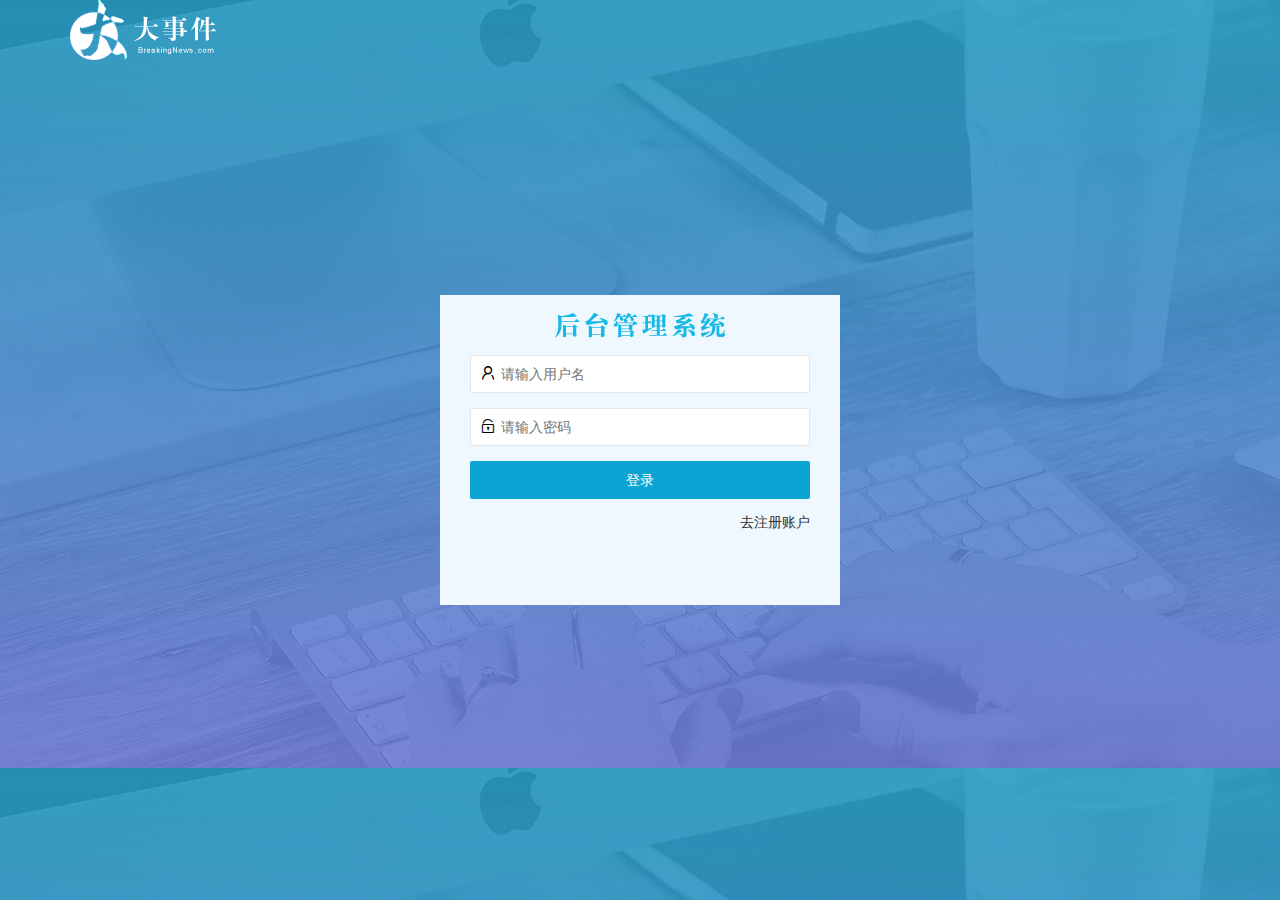
<file: login.html>
<!DOCTYPE html>
<html lang="en">

<head>
    <meta charset="UTF-8">
    <meta name="viewport" content="width=device-width, initial-scale=1.0">
    <meta http-equiv="X-UA-Compatible" content="ie=edge">
    <title>大事件</title>
    <link rel="stylesheet" href="./assets/css/login.css">
    <link rel="stylesheet" href="./assets/lib/layui/css/layui.css">
    <script src="./assets/lib/jquery.js"></script>

    <script src="./assets/lib/layui/layui.all.js"></script>
</head>

<body>
    <!-- 顶部 -->

    <div class="nav_da layui-main">
        <img src="./assets/images/logo.png" alt="">
    </div>
    <!-- 登录注册区域 -->
    <div class="wrapper_z">
        <div class="header">
        </div>
        <div class="login-box">
            <form class="layui-form" action="" id="form_log">
                <!-- 账号 -->
                <div class="layui-form-item">
                    <i class="layui-icon layui-icon-username"></i>
                    <input type="text" name="username" required lay-verify="required" placeholder="请输入用户名" autocomplete="off" class="layui-input">
                </div>
                <!-- 密码 -->
                <div class="layui-form-item">
                    <i class="layui-icon layui-icon-password"></i>
                    <input type="password" name="password" required lay-verify="required|pwd" placeholder="请输入密码" autocomplete="off" class="layui-input">
                </div>
                <!-- 登录 -->
                <div class="layui-form-item">
                    <button class="layui-btn layui-btn-fluid denglu" lay-submit lay-filter="formDemo">登录</button>
                </div>
                <div class="layui-form-item links">
                    <a href="javascript:;" id="link_reg">去注册账户</a>
                </div>

            </form>
        </div>
        <div class="reg-box" style="display:none">
            <form class="layui-form" action="" id="form_reg">
                <!-- 注册账号 -->
                <div class="layui-form-item">
                    <i class="layui-icon layui-icon-username"></i>
                    <input type="text" name="title" required lay-verify="required" placeholder="请输入用户名" autocomplete="off" class="layui-input">
                </div>
                <div class="layui-form-item">
                    <i class="layui-icon layui-icon-password"></i>
                    <input type="password" name="password" required lay-verify="required|pwd" placeholder="请输入密码" autocomplete="off" class="layui-input">
                </div>
                <div class="layui-form-item">
                    <i class="layui-icon layui-icon-password"></i>
                    <input type="password" name="repassword" required lay-verify="required|repwd" placeholder="再次输入密码" autocomplete="off" class="layui-input">
                </div>
                <div class="layui-form-item">
                    <button class="layui-btn layui-btn-fluid denglu" lay-submit lay-filter="formDemo">注册</button>
                </div>
                <div class="layui-form-item links">
                    <a href="javascript:;" id="link_log">去登录</a>
                </div>

            </form>
        </div>
    </div>
    <!-- 导入拼接的url -->
    <script src="./assets/js/baseAPI.js"></script>
    <!-- 导入自己的js文件 -->
    <script src="./assets/js/login.js"></script>
</body>

</html>
</file>
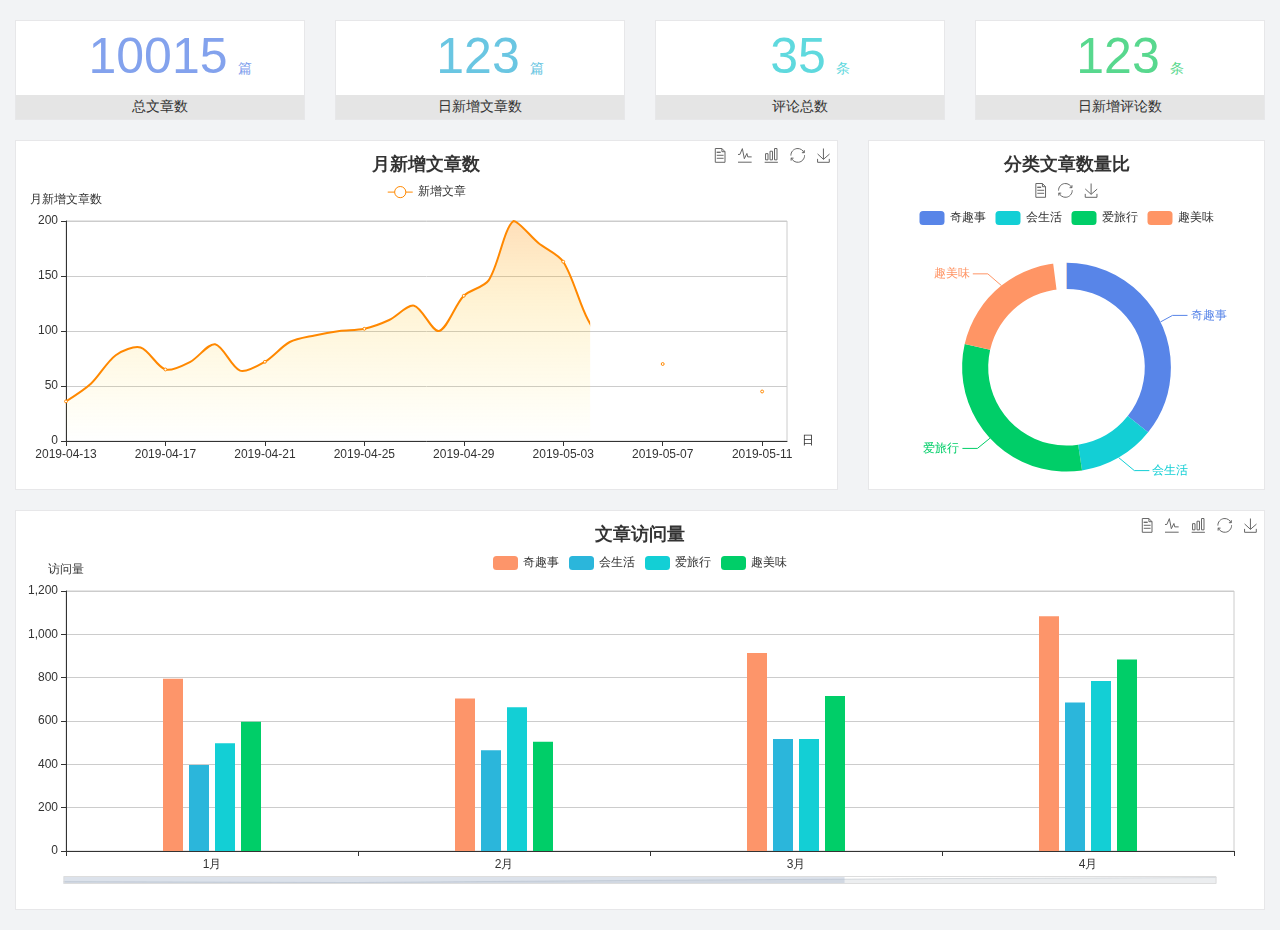
<file: home/dashboard.html>
<!DOCTYPE html>
<html lang="en">

<head>
    <meta charset="UTF-8">
    <meta name="viewport" content="width=device-width, initial-scale=1.0">
    <meta http-equiv="X-UA-Compatible" content="ie=edge">
    <title>图表统计</title>
    <link rel="stylesheet" href="../../assets/lib/bootstrap.css" />
    <link rel="stylesheet" href="../../assets/lib/main.css" />
    <script src="../../assets/lib/jquery.js"></script>
    <script type="text/javascript" src="../../assets/lib/echarts.min.js"></script>
</head>

<body>
    <div class="container-fluid">
        <div class="row spannel_list">
            <div class="col-sm-3 col-xs-6">
                <div class="spannel">
                    <em>10015</em><span>篇</span>
                    <b>总文章数</b>
                </div>
            </div>
            <div class="col-sm-3 col-xs-6">
                <div class="spannel scolor01">
                    <em>123</em><span>篇</span>
                    <b>日新增文章数</b>
                </div>
            </div>
            <div class="col-sm-3 col-xs-6">
                <div class="spannel scolor02">
                    <em>35</em><span>条</span>
                    <b>评论总数</b>
                </div>
            </div>
            <div class="col-sm-3 col-xs-6">
                <div class="spannel scolor03">
                    <em>123</em><span>条</span>
                    <b>日新增评论数</b>
                </div>
            </div>
        </div>
    </div>

    <div class="container-fluid">
        <div class="row curve-pie">
            <div class="col-lg-8 col-md-8">
                <div class="gragh_pannel" id="curve_show"></div>
            </div>
            <div class="col-lg-4 col-md-4">
                <div class="gragh_pannel" id="pie_show"></div>
            </div>
        </div>
    </div>

    <div class="container-fluid">
        <div class="column_pannel" id="column_show"></div>
    </div>

    <script>
        var oChart = echarts.init(document.getElementById('curve_show'));
        var aList_all = [{
            'count': 36,
            'date': '2019-04-13'
        }, {
            'count': 52,
            'date': '2019-04-14'
        }, {
            'count': 78,
            'date': '2019-04-15'
        }, {
            'count': 85,
            'date': '2019-04-16'
        }, {
            'count': 65,
            'date': '2019-04-17'
        }, {
            'count': 72,
            'date': '2019-04-18'
        }, {
            'count': 88,
            'date': '2019-04-19'
        }, {
            'count': 64,
            'date': '2019-04-20'
        }, {
            'count': 72,
            'date': '2019-04-21'
        }, {
            'count': 90,
            'date': '2019-04-22'
        }, {
            'count': 96,
            'date': '2019-04-23'
        }, {
            'count': 100,
            'date': '2019-04-24'
        }, {
            'count': 102,
            'date': '2019-04-25'
        }, {
            'count': 110,
            'date': '2019-04-26'
        }, {
            'count': 123,
            'date': '2019-04-27'
        }, {
            'count': 100,
            'date': '2019-04-28'
        }, {
            'count': 132,
            'date': '2019-04-29'
        }, {
            'count': 146,
            'date': '2019-04-30'
        }, {
            'count': 200,
            'date': '2019-05-01'
        }, {
            'count': 180,
            'date': '2019-05-02'
        }, {
            'count': 163,
            'date': '2019-05-03'
        }, {
            'count': 110,
            'date': '2019-05-04'
        }, {
            'count': 80,
            'date': '2019-05-05'
        }, {
            'count': 82,
            'date': '2019-05-06'
        }, {
            'count': 70,
            'date': '2019-05-07'
        }, {
            'count': 65,
            'date': '2019-05-08'
        }, {
            'count': 54,
            'date': '2019-05-09'
        }, {
            'count': 40,
            'date': '2019-05-10'
        }, {
            'count': 45,
            'date': '2019-05-11'
        }, {
            'count': 38,
            'date': '2019-05-12'
        }, ];

        let aCount = [];
        let aDate = [];

        for (var i = 0; i < aList_all.length; i++) {
            aCount.push(aList_all[i].count);
            aDate.push(aList_all[i].date);
        }

        var chartopt = {
            title: {
                text: '月新增文章数',
                left: 'center',
                top: '10'
            },
            tooltip: {
                trigger: 'axis'
            },
            legend: {
                data: ['新增文章'],
                top: '40'
            },
            toolbox: {
                show: true,
                feature: {
                    mark: {
                        show: true
                    },
                    dataView: {
                        show: true,
                        readOnly: false
                    },
                    magicType: {
                        show: true,
                        type: ['line', 'bar']
                    },
                    restore: {
                        show: true
                    },
                    saveAsImage: {
                        show: true
                    }
                }
            },
            calculable: true,
            xAxis: [{
                name: '日',
                type: 'category',
                boundaryGap: false,
                data: aDate
            }],
            yAxis: [{
                name: '月新增文章数',
                type: 'value'
            }],
            series: [{
                name: '新增文章',
                type: 'line',
                smooth: true,
                itemStyle: {
                    normal: {
                        areaStyle: {
                            type: 'default'
                        },
                        color: '#f80'
                    },
                    lineStyle: {
                        color: '#f80'
                    }
                },
                data: aCount
            }],
            areaStyle: {
                normal: {
                    color: new echarts.graphic.LinearGradient(0, 0, 0, 1, [{
                        offset: 0,
                        color: 'rgba(255,136,0,0.39)'
                    }, {
                        offset: .34,
                        color: 'rgba(255,180,0,0.25)'
                    }, {
                        offset: 1,
                        color: 'rgba(255,222,0,0.00)'
                    }])

                }
            },
            grid: {
                show: true,
                x: 50,
                x2: 50,
                y: 80,
                height: 220
            }
        };

        oChart.setOption(chartopt);


        var oPie = echarts.init(document.getElementById('pie_show'));
        var oPieopt = {
            title: {
                top: 10,
                text: '分类文章数量比',
                x: 'center'
            },
            tooltip: {
                trigger: 'item',
                formatter: "{a} <br/>{b} : {c} ({d}%)"
            },
            color: ['#5885e8', '#13cfd5', '#00ce68', '#ff9565'],
            legend: {
                x: 'center',
                top: 65,
                data: ['奇趣事', '会生活', '爱旅行', '趣美味']
            },
            toolbox: {
                show: true,
                x: 'center',
                top: 35,
                feature: {
                    mark: {
                        show: true
                    },
                    dataView: {
                        show: true,
                        readOnly: false
                    },
                    magicType: {
                        show: true,
                        type: ['pie', 'funnel'],
                        option: {
                            funnel: {
                                x: '25%',
                                width: '50%',
                                funnelAlign: 'left',
                                max: 1548
                            }
                        }
                    },
                    restore: {
                        show: true
                    },
                    saveAsImage: {
                        show: true
                    }
                }
            },
            calculable: true,
            series: [{
                name: '访问来源',
                type: 'pie',
                radius: ['45%', '60%'],
                center: ['50%', '65%'],
                data: [{
                    value: 300,
                    name: '奇趣事'
                }, {
                    value: 100,
                    name: '会生活'
                }, {
                    value: 260,
                    name: '爱旅行'
                }, {
                    value: 180,
                    name: '趣美味'
                }]
            }]
        };
        oPie.setOption(oPieopt);



        var oColumn = this.echarts.init(document.getElementById('column_show'));
        var oColumnopt = {
            title: {
                text: '文章访问量',
                left: 'center',
                top: '10'
            },
            tooltip: {
                trigger: 'axis'
            },
            legend: {
                data: ['奇趣事', '会生活', '爱旅行', '趣美味'],
                top: '40'
            },
            toolbox: {
                show: true,
                feature: {
                    mark: {
                        show: true
                    },
                    dataView: {
                        show: true,
                        readOnly: false
                    },
                    magicType: {
                        show: true,
                        type: ['line', 'bar']
                    },
                    restore: {
                        show: true
                    },
                    saveAsImage: {
                        show: true
                    }
                }
            },
            calculable: true,
            xAxis: [{
                type: 'category',
                data: ['1月', '2月', '3月', '4月', '5月']
            }],
            yAxis: [{
                name: '访问量',
                type: 'value'
            }],
            series: [{
                name: '奇趣事',
                type: 'bar',
                barWidth: 20,
                itemStyle: {
                    normal: {
                        areaStyle: {
                            type: 'default'
                        },
                        color: '#fd956a'
                    }
                },
                data: [800, 708, 920, 1090, 1200]
            }, {
                name: '会生活',
                type: 'bar',
                barWidth: 20,
                itemStyle: {
                    normal: {
                        areaStyle: {
                            type: 'default'
                        },
                        color: '#2bb6db'
                    }
                },
                data: [400, 468, 520, 690, 800]
            }, {
                name: '爱旅行',
                type: 'bar',
                barWidth: 20,
                itemStyle: {
                    normal: {
                        areaStyle: {
                            type: 'default'
                        },
                        color: '#13cfd5'
                    }
                },
                data: [500, 668, 520, 790, 900]
            }, {
                name: '趣美味',
                type: 'bar',
                barWidth: 20,
                itemStyle: {
                    normal: {
                        areaStyle: {
                            type: 'default'
                        },
                        color: '#00ce68'
                    }
                },
                data: [600, 508, 720, 890, 1000]
            }],
            grid: {
                show: true,
                x: 50,
                x2: 30,
                y: 80,
                height: 260
            },
            dataZoom: [ //给x轴设置滚动条
                {
                    start: 0, //默认为0
                    end: 100 - 1000 / 31, //默认为100
                    type: 'slider',
                    show: true,
                    xAxisIndex: [0],
                    handleSize: 0, //滑动条的 左右2个滑动条的大小
                    height: 8, //组件高度
                    left: 45, //左边的距离
                    right: 50, //右边的距离
                    bottom: 26, //右边的距离
                    handleColor: '#ddd', //h滑动图标的颜色
                    handleStyle: {
                        borderColor: "#cacaca",
                        borderWidth: "1",
                        shadowBlur: 2,
                        background: "#ddd",
                        shadowColor: "#ddd",
                    }
                }
            ]
        };
        oColumn.setOption(oColumnopt);
    </script>
</body>

</html>
</file>
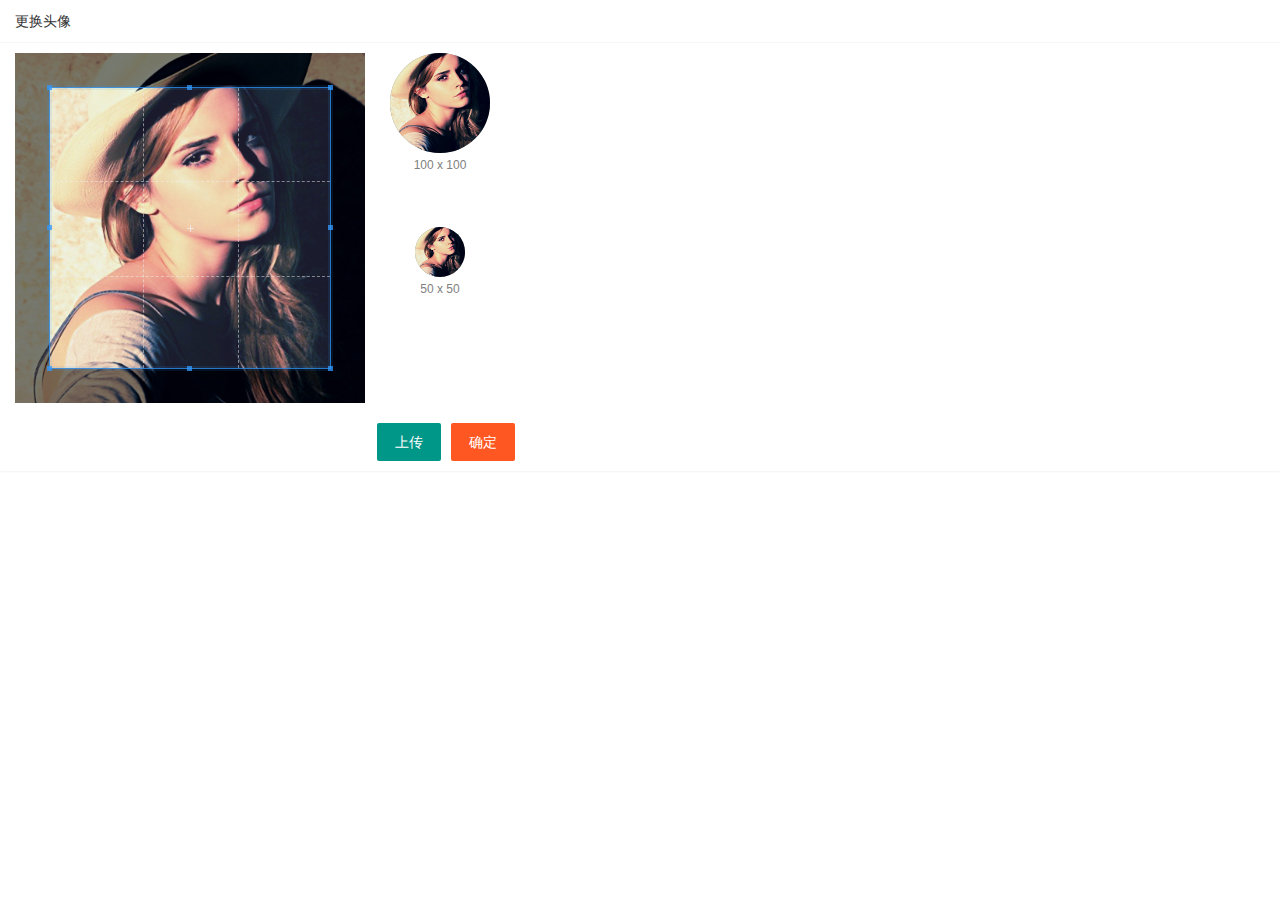
<file: user/user_avatar.html>
<!DOCTYPE html>
<html lang="en">

<head>
    <meta charset="UTF-8">
    <meta name="viewport" content="width=device-width, initial-scale=1.0">
    <meta http-equiv="X-UA-Compatible" content="ie=edge">
    <title>Document</title>
    <link rel="stylesheet" href="../assets/lib/layui/css/layui.css">
    <link rel="stylesheet" href="/assets/lib/cropper/cropper.css" />
    <link rel="stylesheet" href="../assets/css/user/user_avatar.css">
</head>

<body>
    <div class="layui-card">
        <div class="layui-card-header">更换头像</div>
        <div class="layui-card-body">

            <!-- 第一行的图片裁剪和预览区域 -->
            <div class="row1">
                <!-- 图片裁剪区域 -->
                <div class="cropper-box">
                    <!-- 这个 img 标签很重要，将来会把它初始化为裁剪区域 -->
                    <img id="image" src="/assets/images/sample.jpg" />
                </div>
                <!-- 图片的预览区域 -->
                <div class="preview-box">
                    <div>
                        <!-- 宽高为 100px 的预览区域 -->
                        <div class="img-preview w100"></div>
                        <p class="size">100 x 100</p>
                    </div>
                    <div>
                        <!-- 宽高为 50px 的预览区域 -->
                        <div class="img-preview w50"></div>
                        <p class="size">50 x 50</p>
                    </div>
                </div>
            </div>

            <!-- 第二行的按钮区域 -->
            <div class="row2">
                <input type="file" accept="image/png,image/jpeg" id="file" style="display: none">
                <button type="button" class="layui-btn" id="btn_sc">上传</button>
                <button type="button" class="layui-btn layui-btn-danger" id="btn_qd">确定</button>
            </div>
        </div>
    </div>
    <script src="../assets/lib/layui/layui.all.js"></script>
    <script src="../assets/lib/jquery.js"></script>
    <script src="../assets/lib/cropper/Cropper.js"></script>
    <script src="../assets/lib/cropper/jquery-cropper.js"></script>
    <script src="../assets/js/baseAPI.js"></script>
    <script src="../assets/js/user/user_avatar.js"></script>
</body>

</html>
</file>
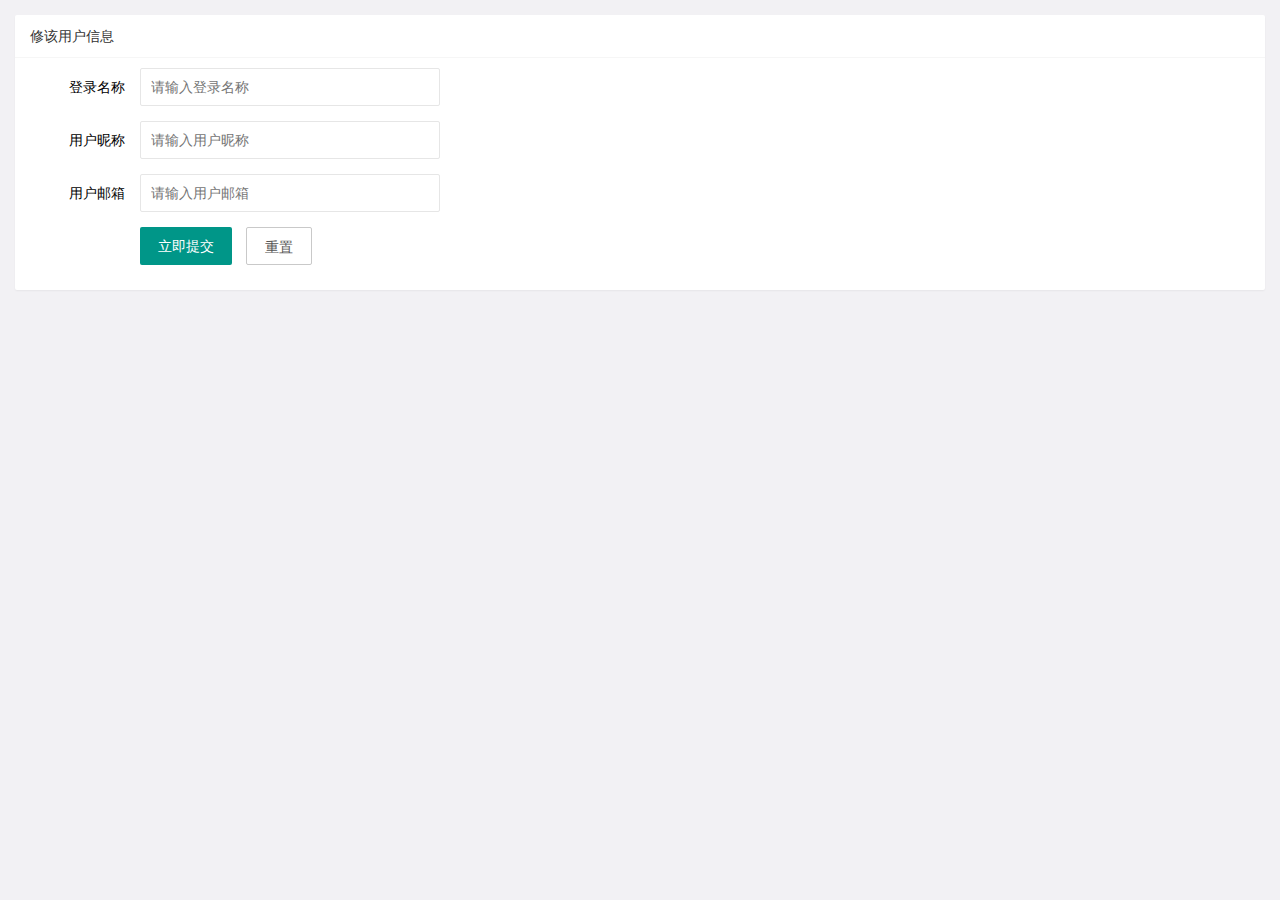
<file: user/user_info.html>
<!DOCTYPE html>
<html lang="en">

<head>
    <meta charset="UTF-8">
    <meta name="viewport" content="width=device-width, initial-scale=1.0">
    <meta http-equiv="X-UA-Compatible" content="ie=edge">
    <title>Document</title>
    <link rel="stylesheet" href="../assets/lib/layui/css/layui.css">
    <link rel="stylesheet" href="../assets/css/user/user_info.css">
</head>

<body>
    <div class="layui-card">
        <div class="layui-card-header">修该用户信息</div>
        <div class="layui-card-body">
            <form class="layui-form" action="" lay-filter="fuzhi" id='bd'>
                <input type="hidden" name="id" value="">
                <div class="layui-form-item">
                    <label class="layui-form-label">登录名称</label>
                    <div class="layui-input-block">
                        <input type="text" name="username" required lay-verify="" placeholder="请输入登录名称" autocomplete="off" class="layui-input" readonly>
                    </div>
                </div>
                <div class="layui-form-item">
                    <label class="layui-form-label">用户昵称</label>
                    <div class="layui-input-block">
                        <input type="text" name="nickname" required lay-verify="required|nickname" placeholder="请输入用户昵称" autocomplete="off" class="layui-input">
                    </div>
                </div>
                <div class="layui-form-item">
                    <label class="layui-form-label">用户邮箱</label>
                    <div class="layui-input-block">
                        <input type="text" name="email" required lay-verify="required|email" placeholder="请输入用户邮箱" autocomplete="off" class="layui-input">
                    </div>
                </div>
                <div class="layui-form-item">
                    <div class="layui-input-block">
                        <button class="layui-btn" lay-submit lay-filter="formDemo">立即提交</button>
                        <button type="reset" class="layui-btn layui-btn-primary" id="btn_cz">重置</button>
                    </div>
                </div>
            </form>
        </div>
    </div>

    <script src="../assets/lib/layui/layui.all.js"></script>
    <script src="../assets/lib/jquery.js"></script>
    <script src="../assets/js/baseAPI.js"></script>
    <script src="../assets/js/user/user_info.js"></script>
</body>

</html>
</file>
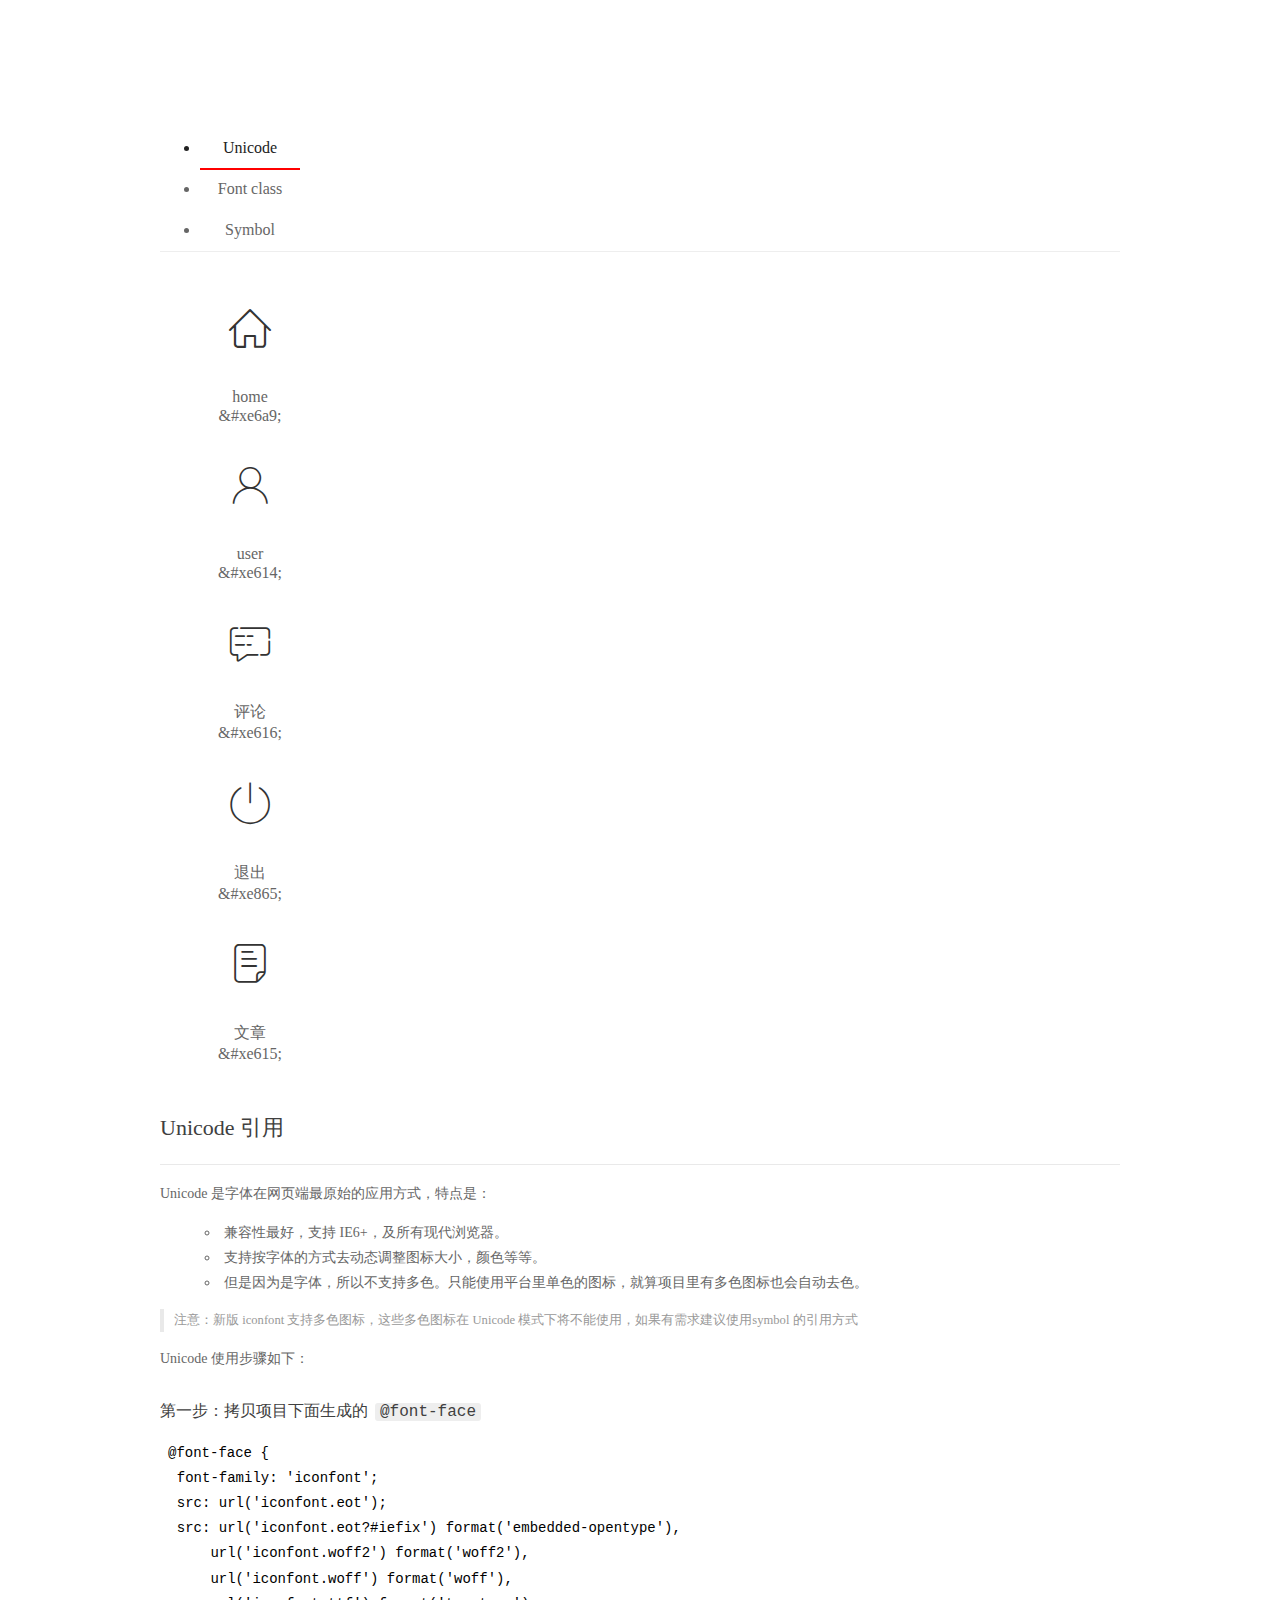
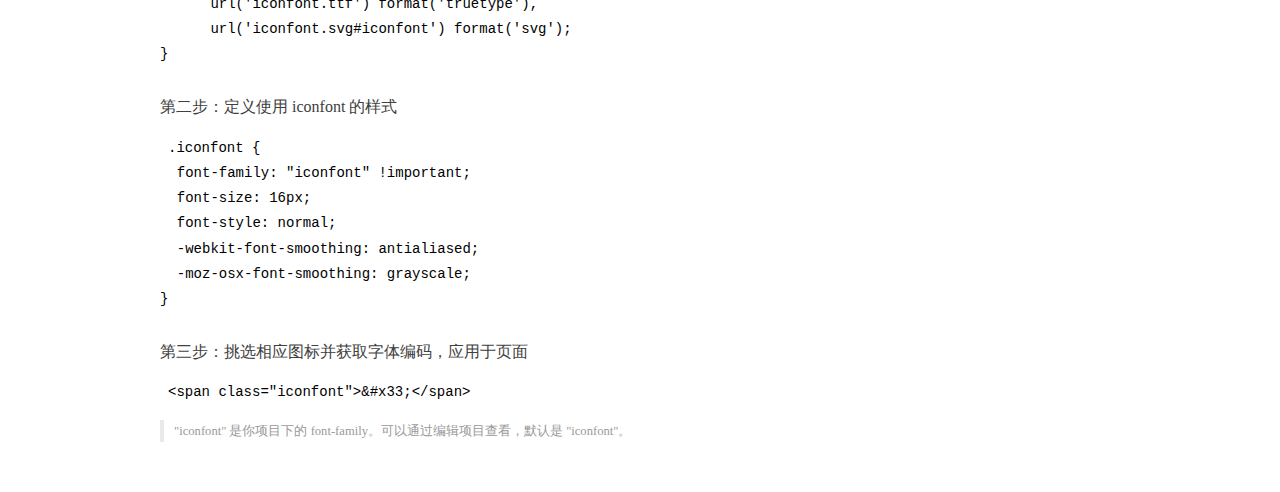
<file: assets/fonts/demo_index.html>
<!DOCTYPE html>
<html>
<head>
  <meta charset="utf-8"/>
  <title>IconFont Demo</title>
  <link rel="shortcut icon" href="https://gtms04.alicdn.com/tps/i4/TB1_oz6GVXXXXaFXpXXJDFnIXXX-64-64.ico" type="image/x-icon"/>
  <link rel="stylesheet" href="https://g.alicdn.com/thx/cube/1.3.2/cube.min.css">
  <link rel="stylesheet" href="demo.css">
  <link rel="stylesheet" href="iconfont.css">
  <script src="iconfont.js"></script>
  <!-- jQuery -->
  <script src="https://a1.alicdn.com/oss/uploads/2018/12/26/7bfddb60-08e8-11e9-9b04-53e73bb6408b.js"></script>
  <!-- 代码高亮 -->
  <script src="https://a1.alicdn.com/oss/uploads/2018/12/26/a3f714d0-08e6-11e9-8a15-ebf944d7534c.js"></script>
</head>
<body>
  <div class="main">
    <h1 class="logo"><a href="https://www.iconfont.cn/" title="iconfont 首页" target="_blank">&#xe86b;</a></h1>
    <div class="nav-tabs">
      <ul id="tabs" class="dib-box">
        <li class="dib active"><span>Unicode</span></li>
        <li class="dib"><span>Font class</span></li>
        <li class="dib"><span>Symbol</span></li>
      </ul>
      
    </div>
    <div class="tab-container">
      <div class="content unicode" style="display: block;">
          <ul class="icon_lists dib-box">
          
            <li class="dib">
              <span class="icon iconfont">&#xe6a9;</span>
                <div class="name">home</div>
                <div class="code-name">&amp;#xe6a9;</div>
              </li>
          
            <li class="dib">
              <span class="icon iconfont">&#xe614;</span>
                <div class="name">user</div>
                <div class="code-name">&amp;#xe614;</div>
              </li>
          
            <li class="dib">
              <span class="icon iconfont">&#xe616;</span>
                <div class="name">评论</div>
                <div class="code-name">&amp;#xe616;</div>
              </li>
          
            <li class="dib">
              <span class="icon iconfont">&#xe865;</span>
                <div class="name">退出</div>
                <div class="code-name">&amp;#xe865;</div>
              </li>
          
            <li class="dib">
              <span class="icon iconfont">&#xe615;</span>
                <div class="name">文章</div>
                <div class="code-name">&amp;#xe615;</div>
              </li>
          
          </ul>
          <div class="article markdown">
          <h2 id="unicode-">Unicode 引用</h2>
          <hr>

          <p>Unicode 是字体在网页端最原始的应用方式，特点是：</p>
          <ul>
            <li>兼容性最好，支持 IE6+，及所有现代浏览器。</li>
            <li>支持按字体的方式去动态调整图标大小，颜色等等。</li>
            <li>但是因为是字体，所以不支持多色。只能使用平台里单色的图标，就算项目里有多色图标也会自动去色。</li>
          </ul>
          <blockquote>
            <p>注意：新版 iconfont 支持多色图标，这些多色图标在 Unicode 模式下将不能使用，如果有需求建议使用symbol 的引用方式</p>
          </blockquote>
          <p>Unicode 使用步骤如下：</p>
          <h3 id="-font-face">第一步：拷贝项目下面生成的 <code>@font-face</code></h3>
<pre><code class="language-css"
>@font-face {
  font-family: 'iconfont';
  src: url('iconfont.eot');
  src: url('iconfont.eot?#iefix') format('embedded-opentype'),
      url('iconfont.woff2') format('woff2'),
      url('iconfont.woff') format('woff'),
      url('iconfont.ttf') format('truetype'),
      url('iconfont.svg#iconfont') format('svg');
}
</code></pre>
          <h3 id="-iconfont-">第二步：定义使用 iconfont 的样式</h3>
<pre><code class="language-css"
>.iconfont {
  font-family: "iconfont" !important;
  font-size: 16px;
  font-style: normal;
  -webkit-font-smoothing: antialiased;
  -moz-osx-font-smoothing: grayscale;
}
</code></pre>
          <h3 id="-">第三步：挑选相应图标并获取字体编码，应用于页面</h3>
<pre>
<code class="language-html"
>&lt;span class="iconfont"&gt;&amp;#x33;&lt;/span&gt;
</code></pre>
          <blockquote>
            <p>"iconfont" 是你项目下的 font-family。可以通过编辑项目查看，默认是 "iconfont"。</p>
          </blockquote>
          </div>
      </div>
      <div class="content font-class">
        <ul class="icon_lists dib-box">
          
          <li class="dib">
            <span class="icon iconfont icon-home"></span>
            <div class="name">
              home
            </div>
            <div class="code-name">.icon-home
            </div>
          </li>
          
          <li class="dib">
            <span class="icon iconfont icon-user"></span>
            <div class="name">
              user
            </div>
            <div class="code-name">.icon-user
            </div>
          </li>
          
          <li class="dib">
            <span class="icon iconfont icon-pinglun"></span>
            <div class="name">
              评论
            </div>
            <div class="code-name">.icon-pinglun
            </div>
          </li>
          
          <li class="dib">
            <span class="icon iconfont icon-tuichu"></span>
            <div class="name">
              退出
            </div>
            <div class="code-name">.icon-tuichu
            </div>
          </li>
          
          <li class="dib">
            <span class="icon iconfont icon-16"></span>
            <div class="name">
              文章
            </div>
            <div class="code-name">.icon-16
            </div>
          </li>
          
        </ul>
        <div class="article markdown">
        <h2 id="font-class-">font-class 引用</h2>
        <hr>

        <p>font-class 是 Unicode 使用方式的一种变种，主要是解决 Unicode 书写不直观，语意不明确的问题。</p>
        <p>与 Unicode 使用方式相比，具有如下特点：</p>
        <ul>
          <li>兼容性良好，支持 IE8+，及所有现代浏览器。</li>
          <li>相比于 Unicode 语意明确，书写更直观。可以很容易分辨这个 icon 是什么。</li>
          <li>因为使用 class 来定义图标，所以当要替换图标时，只需要修改 class 里面的 Unicode 引用。</li>
          <li>不过因为本质上还是使用的字体，所以多色图标还是不支持的。</li>
        </ul>
        <p>使用步骤如下：</p>
        <h3 id="-fontclass-">第一步：引入项目下面生成的 fontclass 代码：</h3>
<pre><code class="language-html">&lt;link rel="stylesheet" href="./iconfont.css"&gt;
</code></pre>
        <h3 id="-">第二步：挑选相应图标并获取类名，应用于页面：</h3>
<pre><code class="language-html">&lt;span class="iconfont icon-xxx"&gt;&lt;/span&gt;
</code></pre>
        <blockquote>
          <p>"
            iconfont" 是你项目下的 font-family。可以通过编辑项目查看，默认是 "iconfont"。</p>
        </blockquote>
      </div>
      </div>
      <div class="content symbol">
          <ul class="icon_lists dib-box">
          
            <li class="dib">
                <svg class="icon svg-icon" aria-hidden="true">
                  <use xlink:href="#icon-home"></use>
                </svg>
                <div class="name">home</div>
                <div class="code-name">#icon-home</div>
            </li>
          
            <li class="dib">
                <svg class="icon svg-icon" aria-hidden="true">
                  <use xlink:href="#icon-user"></use>
                </svg>
                <div class="name">user</div>
                <div class="code-name">#icon-user</div>
            </li>
          
            <li class="dib">
                <svg class="icon svg-icon" aria-hidden="true">
                  <use xlink:href="#icon-pinglun"></use>
                </svg>
                <div class="name">评论</div>
                <div class="code-name">#icon-pinglun</div>
            </li>
          
            <li class="dib">
                <svg class="icon svg-icon" aria-hidden="true">
                  <use xlink:href="#icon-tuichu"></use>
                </svg>
                <div class="name">退出</div>
                <div class="code-name">#icon-tuichu</div>
            </li>
          
            <li class="dib">
                <svg class="icon svg-icon" aria-hidden="true">
                  <use xlink:href="#icon-16"></use>
                </svg>
                <div class="name">文章</div>
                <div class="code-name">#icon-16</div>
            </li>
          
          </ul>
          <div class="article markdown">
          <h2 id="symbol-">Symbol 引用</h2>
          <hr>

          <p>这是一种全新的使用方式，应该说这才是未来的主流，也是平台目前推荐的用法。相关介绍可以参考这篇<a href="">文章</a>
            这种用法其实是做了一个 SVG 的集合，与另外两种相比具有如下特点：</p>
          <ul>
            <li>支持多色图标了，不再受单色限制。</li>
            <li>通过一些技巧，支持像字体那样，通过 <code>font-size</code>, <code>color</code> 来调整样式。</li>
            <li>兼容性较差，支持 IE9+，及现代浏览器。</li>
            <li>浏览器渲染 SVG 的性能一般，还不如 png。</li>
          </ul>
          <p>使用步骤如下：</p>
          <h3 id="-symbol-">第一步：引入项目下面生成的 symbol 代码：</h3>
<pre><code class="language-html">&lt;script src="./iconfont.js"&gt;&lt;/script&gt;
</code></pre>
          <h3 id="-css-">第二步：加入通用 CSS 代码（引入一次就行）：</h3>
<pre><code class="language-html">&lt;style&gt;
.icon {
  width: 1em;
  height: 1em;
  vertical-align: -0.15em;
  fill: currentColor;
  overflow: hidden;
}
&lt;/style&gt;
</code></pre>
          <h3 id="-">第三步：挑选相应图标并获取类名，应用于页面：</h3>
<pre><code class="language-html">&lt;svg class="icon" aria-hidden="true"&gt;
  &lt;use xlink:href="#icon-xxx"&gt;&lt;/use&gt;
&lt;/svg&gt;
</code></pre>
          </div>
      </div>

    </div>
  </div>
  <script>
  $(document).ready(function () {
      $('.tab-container .content:first').show()

      $('#tabs li').click(function (e) {
        var tabContent = $('.tab-container .content')
        var index = $(this).index()

        if ($(this).hasClass('active')) {
          return
        } else {
          $('#tabs li').removeClass('active')
          $(this).addClass('active')

          tabContent.hide().eq(index).fadeIn()
        }
      })
    })
  </script>
</body>
</html>
</file>
<file: assets/css/login.css>
body,
html {
    margin: 0;
    padding: 0;
    background: url("../images/login_bg.jpg");
    background-size: cover;
}

.wrapper_z {
    width: 400px;
    height: 310px;
    position: absolute;
    top: 50%;
    left: 50%;
    transform: translate(-50%, -50%);
    background-color: aliceblue;
}

.header {
    height: 60px;
    background: url("../images/login_title.png") no-repeat center;
}

.layui-form {
    padding: 0 30px;
}

.layui-form .denglu {
    background-color: rgb(11, 165, 212);
}

.links {
    display: flex;
    justify-content: flex-end;
}

.layui-form-item {
    position: relative;
}

.layui-form-item input {
    padding-left: 30px;
}

.layui-icon-username {
    position: absolute;
    top: 10px;
    left: 10px;
}

.layui-icon-password {
    position: absolute;
    top: 10px;
    left: 10px;
}
</file>
<file: assets/lib/layui/css/layui.css>
/** layui-v2.5.5 MIT License By https://www.layui.com */
 .layui-inline,img{display:inline-block;vertical-align:middle}h1,h2,h3,h4,h5,h6{font-weight:400}.layui-edge,.layui-header,.layui-inline,.layui-main{position:relative}.layui-body,.layui-edge,.layui-elip{overflow:hidden}.layui-btn,.layui-edge,.layui-inline,img{vertical-align:middle}.layui-btn,.layui-disabled,.layui-icon,.layui-unselect{-moz-user-select:none;-webkit-user-select:none;-ms-user-select:none}.layui-elip,.layui-form-checkbox span,.layui-form-pane .layui-form-label{text-overflow:ellipsis;white-space:nowrap}.layui-breadcrumb,.layui-tree-btnGroup{visibility:hidden}blockquote,body,button,dd,div,dl,dt,form,h1,h2,h3,h4,h5,h6,input,li,ol,p,pre,td,textarea,th,ul{margin:0;padding:0;-webkit-tap-highlight-color:rgba(0,0,0,0)}a:active,a:hover{outline:0}img{border:none}li{list-style:none}table{border-collapse:collapse;border-spacing:0}h4,h5,h6{font-size:100%}button,input,optgroup,option,select,textarea{font-family:inherit;font-size:inherit;font-style:inherit;font-weight:inherit;outline:0}pre{white-space:pre-wrap;white-space:-moz-pre-wrap;white-space:-pre-wrap;white-space:-o-pre-wrap;word-wrap:break-word}body{line-height:24px;font:14px Helvetica Neue,Helvetica,PingFang SC,Tahoma,Arial,sans-serif}hr{height:1px;margin:10px 0;border:0;clear:both}a{color:#333;text-decoration:none}a:hover{color:#777}a cite{font-style:normal;*cursor:pointer}.layui-border-box,.layui-border-box *{box-sizing:border-box}.layui-box,.layui-box *{box-sizing:content-box}.layui-clear{clear:both;*zoom:1}.layui-clear:after{content:'\20';clear:both;*zoom:1;display:block;height:0}.layui-inline{*display:inline;*zoom:1}.layui-edge{display:inline-block;width:0;height:0;border-width:6px;border-style:dashed;border-color:transparent}.layui-edge-top{top:-4px;border-bottom-color:#999;border-bottom-style:solid}.layui-edge-right{border-left-color:#999;border-left-style:solid}.layui-edge-bottom{top:2px;border-top-color:#999;border-top-style:solid}.layui-edge-left{border-right-color:#999;border-right-style:solid}.layui-disabled,.layui-disabled:hover{color:#d2d2d2!important;cursor:not-allowed!important}.layui-circle{border-radius:100%}.layui-show{display:block!important}.layui-hide{display:none!important}@font-face{font-family:layui-icon;src:url(../font/iconfont.eot?v=250);src:url(../font/iconfont.eot?v=250#iefix) format('embedded-opentype'),url(../font/iconfont.woff2?v=250) format('woff2'),url(../font/iconfont.woff?v=250) format('woff'),url(../font/iconfont.ttf?v=250) format('truetype'),url(../font/iconfont.svg?v=250#layui-icon) format('svg')}.layui-icon{font-family:layui-icon!important;font-size:16px;font-style:normal;-webkit-font-smoothing:antialiased;-moz-osx-font-smoothing:grayscale}.layui-icon-reply-fill:before{content:"\e611"}.layui-icon-set-fill:before{content:"\e614"}.layui-icon-menu-fill:before{content:"\e60f"}.layui-icon-search:before{content:"\e615"}.layui-icon-share:before{content:"\e641"}.layui-icon-set-sm:before{content:"\e620"}.layui-icon-engine:before{content:"\e628"}.layui-icon-close:before{content:"\1006"}.layui-icon-close-fill:before{content:"\1007"}.layui-icon-chart-screen:before{content:"\e629"}.layui-icon-star:before{content:"\e600"}.layui-icon-circle-dot:before{content:"\e617"}.layui-icon-chat:before{content:"\e606"}.layui-icon-release:before{content:"\e609"}.layui-icon-list:before{content:"\e60a"}.layui-icon-chart:before{content:"\e62c"}.layui-icon-ok-circle:before{content:"\1005"}.layui-icon-layim-theme:before{content:"\e61b"}.layui-icon-table:before{content:"\e62d"}.layui-icon-right:before{content:"\e602"}.layui-icon-left:before{content:"\e603"}.layui-icon-cart-simple:before{content:"\e698"}.layui-icon-face-cry:before{content:"\e69c"}.layui-icon-face-smile:before{content:"\e6af"}.layui-icon-survey:before{content:"\e6b2"}.layui-icon-tree:before{content:"\e62e"}.layui-icon-upload-circle:before{content:"\e62f"}.layui-icon-add-circle:before{content:"\e61f"}.layui-icon-download-circle:before{content:"\e601"}.layui-icon-templeate-1:before{content:"\e630"}.layui-icon-util:before{content:"\e631"}.layui-icon-face-surprised:before{content:"\e664"}.layui-icon-edit:before{content:"\e642"}.layui-icon-speaker:before{content:"\e645"}.layui-icon-down:before{content:"\e61a"}.layui-icon-file:before{content:"\e621"}.layui-icon-layouts:before{content:"\e632"}.layui-icon-rate-half:before{content:"\e6c9"}.layui-icon-add-circle-fine:before{content:"\e608"}.layui-icon-prev-circle:before{content:"\e633"}.layui-icon-read:before{content:"\e705"}.layui-icon-404:before{content:"\e61c"}.layui-icon-carousel:before{content:"\e634"}.layui-icon-help:before{content:"\e607"}.layui-icon-code-circle:before{content:"\e635"}.layui-icon-water:before{content:"\e636"}.layui-icon-username:before{content:"\e66f"}.layui-icon-find-fill:before{content:"\e670"}.layui-icon-about:before{content:"\e60b"}.layui-icon-location:before{content:"\e715"}.layui-icon-up:before{content:"\e619"}.layui-icon-pause:before{content:"\e651"}.layui-icon-date:before{content:"\e637"}.layui-icon-layim-uploadfile:before{content:"\e61d"}.layui-icon-delete:before{content:"\e640"}.layui-icon-play:before{content:"\e652"}.layui-icon-top:before{content:"\e604"}.layui-icon-friends:before{content:"\e612"}.layui-icon-refresh-3:before{content:"\e9aa"}.layui-icon-ok:before{content:"\e605"}.layui-icon-layer:before{content:"\e638"}.layui-icon-face-smile-fine:before{content:"\e60c"}.layui-icon-dollar:before{content:"\e659"}.layui-icon-group:before{content:"\e613"}.layui-icon-layim-download:before{content:"\e61e"}.layui-icon-picture-fine:before{content:"\e60d"}.layui-icon-link:before{content:"\e64c"}.layui-icon-diamond:before{content:"\e735"}.layui-icon-log:before{content:"\e60e"}.layui-icon-rate-solid:before{content:"\e67a"}.layui-icon-fonts-del:before{content:"\e64f"}.layui-icon-unlink:before{content:"\e64d"}.layui-icon-fonts-clear:before{content:"\e639"}.layui-icon-triangle-r:before{content:"\e623"}.layui-icon-circle:before{content:"\e63f"}.layui-icon-radio:before{content:"\e643"}.layui-icon-align-center:before{content:"\e647"}.layui-icon-align-right:before{content:"\e648"}.layui-icon-align-left:before{content:"\e649"}.layui-icon-loading-1:before{content:"\e63e"}.layui-icon-return:before{content:"\e65c"}.layui-icon-fonts-strong:before{content:"\e62b"}.layui-icon-upload:before{content:"\e67c"}.layui-icon-dialogue:before{content:"\e63a"}.layui-icon-video:before{content:"\e6ed"}.layui-icon-headset:before{content:"\e6fc"}.layui-icon-cellphone-fine:before{content:"\e63b"}.layui-icon-add-1:before{content:"\e654"}.layui-icon-face-smile-b:before{content:"\e650"}.layui-icon-fonts-html:before{content:"\e64b"}.layui-icon-form:before{content:"\e63c"}.layui-icon-cart:before{content:"\e657"}.layui-icon-camera-fill:before{content:"\e65d"}.layui-icon-tabs:before{content:"\e62a"}.layui-icon-fonts-code:before{content:"\e64e"}.layui-icon-fire:before{content:"\e756"}.layui-icon-set:before{content:"\e716"}.layui-icon-fonts-u:before{content:"\e646"}.layui-icon-triangle-d:before{content:"\e625"}.layui-icon-tips:before{content:"\e702"}.layui-icon-picture:before{content:"\e64a"}.layui-icon-more-vertical:before{content:"\e671"}.layui-icon-flag:before{content:"\e66c"}.layui-icon-loading:before{content:"\e63d"}.layui-icon-fonts-i:before{content:"\e644"}.layui-icon-refresh-1:before{content:"\e666"}.layui-icon-rmb:before{content:"\e65e"}.layui-icon-home:before{content:"\e68e"}.layui-icon-user:before{content:"\e770"}.layui-icon-notice:before{content:"\e667"}.layui-icon-login-weibo:before{content:"\e675"}.layui-icon-voice:before{content:"\e688"}.layui-icon-upload-drag:before{content:"\e681"}.layui-icon-login-qq:before{content:"\e676"}.layui-icon-snowflake:before{content:"\e6b1"}.layui-icon-file-b:before{content:"\e655"}.layui-icon-template:before{content:"\e663"}.layui-icon-auz:before{content:"\e672"}.layui-icon-console:before{content:"\e665"}.layui-icon-app:before{content:"\e653"}.layui-icon-prev:before{content:"\e65a"}.layui-icon-website:before{content:"\e7ae"}.layui-icon-next:before{content:"\e65b"}.layui-icon-component:before{content:"\e857"}.layui-icon-more:before{content:"\e65f"}.layui-icon-login-wechat:before{content:"\e677"}.layui-icon-shrink-right:before{content:"\e668"}.layui-icon-spread-left:before{content:"\e66b"}.layui-icon-camera:before{content:"\e660"}.layui-icon-note:before{content:"\e66e"}.layui-icon-refresh:before{content:"\e669"}.layui-icon-female:before{content:"\e661"}.layui-icon-male:before{content:"\e662"}.layui-icon-password:before{content:"\e673"}.layui-icon-senior:before{content:"\e674"}.layui-icon-theme:before{content:"\e66a"}.layui-icon-tread:before{content:"\e6c5"}.layui-icon-praise:before{content:"\e6c6"}.layui-icon-star-fill:before{content:"\e658"}.layui-icon-rate:before{content:"\e67b"}.layui-icon-template-1:before{content:"\e656"}.layui-icon-vercode:before{content:"\e679"}.layui-icon-cellphone:before{content:"\e678"}.layui-icon-screen-full:before{content:"\e622"}.layui-icon-screen-restore:before{content:"\e758"}.layui-icon-cols:before{content:"\e610"}.layui-icon-export:before{content:"\e67d"}.layui-icon-print:before{content:"\e66d"}.layui-icon-slider:before{content:"\e714"}.layui-icon-addition:before{content:"\e624"}.layui-icon-subtraction:before{content:"\e67e"}.layui-icon-service:before{content:"\e626"}.layui-icon-transfer:before{content:"\e691"}.layui-main{width:1140px;margin:0 auto}.layui-header{z-index:1000;height:60px}.layui-header a:hover{transition:all .5s;-webkit-transition:all .5s}.layui-side{position:fixed;left:0;top:0;bottom:0;z-index:999;width:200px;overflow-x:hidden}.layui-side-scroll{position:relative;width:220px;height:100%;overflow-x:hidden}.layui-body{position:absolute;left:200px;right:0;top:0;bottom:0;z-index:998;width:auto;overflow-y:auto;box-sizing:border-box}.layui-layout-body{overflow:hidden}.layui-layout-admin .layui-header{background-color:#23262E}.layui-layout-admin .layui-side{top:60px;width:200px;overflow-x:hidden}.layui-layout-admin .layui-body{position:fixed;top:60px;bottom:44px}.layui-layout-admin .layui-main{width:auto;margin:0 15px}.layui-layout-admin .layui-footer{position:fixed;left:200px;right:0;bottom:0;height:44px;line-height:44px;padding:0 15px;background-color:#eee}.layui-layout-admin .layui-logo{position:absolute;left:0;top:0;width:200px;height:100%;line-height:60px;text-align:center;color:#009688;font-size:16px}.layui-layout-admin .layui-header .layui-nav{background:0 0}.layui-layout-left{position:absolute!important;left:200px;top:0}.layui-layout-right{position:absolute!important;right:0;top:0}.layui-container{position:relative;margin:0 auto;padding:0 15px;box-sizing:border-box}.layui-fluid{position:relative;margin:0 auto;padding:0 15px}.layui-row:after,.layui-row:before{content:'';display:block;clear:both}.layui-col-lg1,.layui-col-lg10,.layui-col-lg11,.layui-col-lg12,.layui-col-lg2,.layui-col-lg3,.layui-col-lg4,.layui-col-lg5,.layui-col-lg6,.layui-col-lg7,.layui-col-lg8,.layui-col-lg9,.layui-col-md1,.layui-col-md10,.layui-col-md11,.layui-col-md12,.layui-col-md2,.layui-col-md3,.layui-col-md4,.layui-col-md5,.layui-col-md6,.layui-col-md7,.layui-col-md8,.layui-col-md9,.layui-col-sm1,.layui-col-sm10,.layui-col-sm11,.layui-col-sm12,.layui-col-sm2,.layui-col-sm3,.layui-col-sm4,.layui-col-sm5,.layui-col-sm6,.layui-col-sm7,.layui-col-sm8,.layui-col-sm9,.layui-col-xs1,.layui-col-xs10,.layui-col-xs11,.layui-col-xs12,.layui-col-xs2,.layui-col-xs3,.layui-col-xs4,.layui-col-xs5,.layui-col-xs6,.layui-col-xs7,.layui-col-xs8,.layui-col-xs9{position:relative;display:block;box-sizing:border-box}.layui-col-xs1,.layui-col-xs10,.layui-col-xs11,.layui-col-xs12,.layui-col-xs2,.layui-col-xs3,.layui-col-xs4,.layui-col-xs5,.layui-col-xs6,.layui-col-xs7,.layui-col-xs8,.layui-col-xs9{float:left}.layui-col-xs1{width:8.33333333%}.layui-col-xs2{width:16.66666667%}.layui-col-xs3{width:25%}.layui-col-xs4{width:33.33333333%}.layui-col-xs5{width:41.66666667%}.layui-col-xs6{width:50%}.layui-col-xs7{width:58.33333333%}.layui-col-xs8{width:66.66666667%}.layui-col-xs9{width:75%}.layui-col-xs10{width:83.33333333%}.layui-col-xs11{width:91.66666667%}.layui-col-xs12{width:100%}.layui-col-xs-offset1{margin-left:8.33333333%}.layui-col-xs-offset2{margin-left:16.66666667%}.layui-col-xs-offset3{margin-left:25%}.layui-col-xs-offset4{margin-left:33.33333333%}.layui-col-xs-offset5{margin-left:41.66666667%}.layui-col-xs-offset6{margin-left:50%}.layui-col-xs-offset7{margin-left:58.33333333%}.layui-col-xs-offset8{margin-left:66.66666667%}.layui-col-xs-offset9{margin-left:75%}.layui-col-xs-offset10{margin-left:83.33333333%}.layui-col-xs-offset11{margin-left:91.66666667%}.layui-col-xs-offset12{margin-left:100%}@media screen and (max-width:768px){.layui-hide-xs{display:none!important}.layui-show-xs-block{display:block!important}.layui-show-xs-inline{display:inline!important}.layui-show-xs-inline-block{display:inline-block!important}}@media screen and (min-width:768px){.layui-container{width:750px}.layui-hide-sm{display:none!important}.layui-show-sm-block{display:block!important}.layui-show-sm-inline{display:inline!important}.layui-show-sm-inline-block{display:inline-block!important}.layui-col-sm1,.layui-col-sm10,.layui-col-sm11,.layui-col-sm12,.layui-col-sm2,.layui-col-sm3,.layui-col-sm4,.layui-col-sm5,.layui-col-sm6,.layui-col-sm7,.layui-col-sm8,.layui-col-sm9{float:left}.layui-col-sm1{width:8.33333333%}.layui-col-sm2{width:16.66666667%}.layui-col-sm3{width:25%}.layui-col-sm4{width:33.33333333%}.layui-col-sm5{width:41.66666667%}.layui-col-sm6{width:50%}.layui-col-sm7{width:58.33333333%}.layui-col-sm8{width:66.66666667%}.layui-col-sm9{width:75%}.layui-col-sm10{width:83.33333333%}.layui-col-sm11{width:91.66666667%}.layui-col-sm12{width:100%}.layui-col-sm-offset1{margin-left:8.33333333%}.layui-col-sm-offset2{margin-left:16.66666667%}.layui-col-sm-offset3{margin-left:25%}.layui-col-sm-offset4{margin-left:33.33333333%}.layui-col-sm-offset5{margin-left:41.66666667%}.layui-col-sm-offset6{margin-left:50%}.layui-col-sm-offset7{margin-left:58.33333333%}.layui-col-sm-offset8{margin-left:66.66666667%}.layui-col-sm-offset9{margin-left:75%}.layui-col-sm-offset10{margin-left:83.33333333%}.layui-col-sm-offset11{margin-left:91.66666667%}.layui-col-sm-offset12{margin-left:100%}}@media screen and (min-width:992px){.layui-container{width:970px}.layui-hide-md{display:none!important}.layui-show-md-block{display:block!important}.layui-show-md-inline{display:inline!important}.layui-show-md-inline-block{display:inline-block!important}.layui-col-md1,.layui-col-md10,.layui-col-md11,.layui-col-md12,.layui-col-md2,.layui-col-md3,.layui-col-md4,.layui-col-md5,.layui-col-md6,.layui-col-md7,.layui-col-md8,.layui-col-md9{float:left}.layui-col-md1{width:8.33333333%}.layui-col-md2{width:16.66666667%}.layui-col-md3{width:25%}.layui-col-md4{width:33.33333333%}.layui-col-md5{width:41.66666667%}.layui-col-md6{width:50%}.layui-col-md7{width:58.33333333%}.layui-col-md8{width:66.66666667%}.layui-col-md9{width:75%}.layui-col-md10{width:83.33333333%}.layui-col-md11{width:91.66666667%}.layui-col-md12{width:100%}.layui-col-md-offset1{margin-left:8.33333333%}.layui-col-md-offset2{margin-left:16.66666667%}.layui-col-md-offset3{margin-left:25%}.layui-col-md-offset4{margin-left:33.33333333%}.layui-col-md-offset5{margin-left:41.66666667%}.layui-col-md-offset6{margin-left:50%}.layui-col-md-offset7{margin-left:58.33333333%}.layui-col-md-offset8{margin-left:66.66666667%}.layui-col-md-offset9{margin-left:75%}.layui-col-md-offset10{margin-left:83.33333333%}.layui-col-md-offset11{margin-left:91.66666667%}.layui-col-md-offset12{margin-left:100%}}@media screen and (min-width:1200px){.layui-container{width:1170px}.layui-hide-lg{display:none!important}.layui-show-lg-block{display:block!important}.layui-show-lg-inline{display:inline!important}.layui-show-lg-inline-block{display:inline-block!important}.layui-col-lg1,.layui-col-lg10,.layui-col-lg11,.layui-col-lg12,.layui-col-lg2,.layui-col-lg3,.layui-col-lg4,.layui-col-lg5,.layui-col-lg6,.layui-col-lg7,.layui-col-lg8,.layui-col-lg9{float:left}.layui-col-lg1{width:8.33333333%}.layui-col-lg2{width:16.66666667%}.layui-col-lg3{width:25%}.layui-col-lg4{width:33.33333333%}.layui-col-lg5{width:41.66666667%}.layui-col-lg6{width:50%}.layui-col-lg7{width:58.33333333%}.layui-col-lg8{width:66.66666667%}.layui-col-lg9{width:75%}.layui-col-lg10{width:83.33333333%}.layui-col-lg11{width:91.66666667%}.layui-col-lg12{width:100%}.layui-col-lg-offset1{margin-left:8.33333333%}.layui-col-lg-offset2{margin-left:16.66666667%}.layui-col-lg-offset3{margin-left:25%}.layui-col-lg-offset4{margin-left:33.33333333%}.layui-col-lg-offset5{margin-left:41.66666667%}.layui-col-lg-offset6{margin-left:50%}.layui-col-lg-offset7{margin-left:58.33333333%}.layui-col-lg-offset8{margin-left:66.66666667%}.layui-col-lg-offset9{margin-left:75%}.layui-col-lg-offset10{margin-left:83.33333333%}.layui-col-lg-offset11{margin-left:91.66666667%}.layui-col-lg-offset12{margin-left:100%}}.layui-col-space1{margin:-.5px}.layui-col-space1>*{padding:.5px}.layui-col-space3{margin:-1.5px}.layui-col-space3>*{padding:1.5px}.layui-col-space5{margin:-2.5px}.layui-col-space5>*{padding:2.5px}.layui-col-space8{margin:-3.5px}.layui-col-space8>*{padding:3.5px}.layui-col-space10{margin:-5px}.layui-col-space10>*{padding:5px}.layui-col-space12{margin:-6px}.layui-col-space12>*{padding:6px}.layui-col-space15{margin:-7.5px}.layui-col-space15>*{padding:7.5px}.layui-col-space18{margin:-9px}.layui-col-space18>*{padding:9px}.layui-col-space20{margin:-10px}.layui-col-space20>*{padding:10px}.layui-col-space22{margin:-11px}.layui-col-space22>*{padding:11px}.layui-col-space25{margin:-12.5px}.layui-col-space25>*{padding:12.5px}.layui-col-space30{margin:-15px}.layui-col-space30>*{padding:15px}.layui-btn,.layui-input,.layui-select,.layui-textarea,.layui-upload-button{outline:0;-webkit-appearance:none;transition:all .3s;-webkit-transition:all .3s;box-sizing:border-box}.layui-elem-quote{margin-bottom:10px;padding:15px;line-height:22px;border-left:5px solid #009688;border-radius:0 2px 2px 0;background-color:#f2f2f2}.layui-quote-nm{border-style:solid;border-width:1px 1px 1px 5px;background:0 0}.layui-elem-field{margin-bottom:10px;padding:0;border-width:1px;border-style:solid}.layui-elem-field legend{margin-left:20px;padding:0 10px;font-size:20px;font-weight:300}.layui-field-title{margin:10px 0 20px;border-width:1px 0 0}.layui-field-box{padding:10px 15px}.layui-field-title .layui-field-box{padding:10px 0}.layui-progress{position:relative;height:6px;border-radius:20px;background-color:#e2e2e2}.layui-progress-bar{position:absolute;left:0;top:0;width:0;max-width:100%;height:6px;border-radius:20px;text-align:right;background-color:#5FB878;transition:all .3s;-webkit-transition:all .3s}.layui-progress-big,.layui-progress-big .layui-progress-bar{height:18px;line-height:18px}.layui-progress-text{position:relative;top:-20px;line-height:18px;font-size:12px;color:#666}.layui-progress-big .layui-progress-text{position:static;padding:0 10px;color:#fff}.layui-collapse{border-width:1px;border-style:solid;border-radius:2px}.layui-colla-content,.layui-colla-item{border-top-width:1px;border-top-style:solid}.layui-colla-item:first-child{border-top:none}.layui-colla-title{position:relative;height:42px;line-height:42px;padding:0 15px 0 35px;color:#333;background-color:#f2f2f2;cursor:pointer;font-size:14px;overflow:hidden}.layui-colla-content{display:none;padding:10px 15px;line-height:22px;color:#666}.layui-colla-icon{position:absolute;left:15px;top:0;font-size:14px}.layui-card{margin-bottom:15px;border-radius:2px;background-color:#fff;box-shadow:0 1px 2px 0 rgba(0,0,0,.05)}.layui-card:last-child{margin-bottom:0}.layui-card-header{position:relative;height:42px;line-height:42px;padding:0 15px;border-bottom:1px solid #f6f6f6;color:#333;border-radius:2px 2px 0 0;font-size:14px}.layui-bg-black,.layui-bg-blue,.layui-bg-cyan,.layui-bg-green,.layui-bg-orange,.layui-bg-red{color:#fff!important}.layui-card-body{position:relative;padding:10px 15px;line-height:24px}.layui-card-body[pad15]{padding:15px}.layui-card-body[pad20]{padding:20px}.layui-card-body .layui-table{margin:5px 0}.layui-card .layui-tab{margin:0}.layui-panel-window{position:relative;padding:15px;border-radius:0;border-top:5px solid #E6E6E6;background-color:#fff}.layui-auxiliar-moving{position:fixed;left:0;right:0;top:0;bottom:0;width:100%;height:100%;background:0 0;z-index:9999999999}.layui-form-label,.layui-form-mid,.layui-form-select,.layui-input-block,.layui-input-inline,.layui-textarea{position:relative}.layui-bg-red{background-color:#FF5722!important}.layui-bg-orange{background-color:#FFB800!important}.layui-bg-green{background-color:#009688!important}.layui-bg-cyan{background-color:#2F4056!important}.layui-bg-blue{background-color:#1E9FFF!important}.layui-bg-black{background-color:#393D49!important}.layui-bg-gray{background-color:#eee!important;color:#666!important}.layui-badge-rim,.layui-colla-content,.layui-colla-item,.layui-collapse,.layui-elem-field,.layui-form-pane .layui-form-item[pane],.layui-form-pane .layui-form-label,.layui-input,.layui-layedit,.layui-layedit-tool,.layui-quote-nm,.layui-select,.layui-tab-bar,.layui-tab-card,.layui-tab-title,.layui-tab-title .layui-this:after,.layui-textarea{border-color:#e6e6e6}.layui-timeline-item:before,hr{background-color:#e6e6e6}.layui-text{line-height:22px;font-size:14px;color:#666}.layui-text h1,.layui-text h2,.layui-text h3{font-weight:500;color:#333}.layui-text h1{font-size:30px}.layui-text h2{font-size:24px}.layui-text h3{font-size:18px}.layui-text a:not(.layui-btn){color:#01AAED}.layui-text a:not(.layui-btn):hover{text-decoration:underline}.layui-text ul{padding:5px 0 5px 15px}.layui-text ul li{margin-top:5px;list-style-type:disc}.layui-text em,.layui-word-aux{color:#999!important;padding:0 5px!important}.layui-btn{display:inline-block;height:38px;line-height:38px;padding:0 18px;background-color:#009688;color:#fff;white-space:nowrap;text-align:center;font-size:14px;border:none;border-radius:2px;cursor:pointer}.layui-btn:hover{opacity:.8;filter:alpha(opacity=80);color:#fff}.layui-btn:active{opacity:1;filter:alpha(opacity=100)}.layui-btn+.layui-btn{margin-left:10px}.layui-btn-container{font-size:0}.layui-btn-container .layui-btn{margin-right:10px;margin-bottom:10px}.layui-btn-container .layui-btn+.layui-btn{margin-left:0}.layui-table .layui-btn-container .layui-btn{margin-bottom:9px}.layui-btn-radius{border-radius:100px}.layui-btn .layui-icon{margin-right:3px;font-size:18px;vertical-align:bottom;vertical-align:middle\9}.layui-btn-primary{border:1px solid #C9C9C9;background-color:#fff;color:#555}.layui-btn-primary:hover{border-color:#009688;color:#333}.layui-btn-normal{background-color:#1E9FFF}.layui-btn-warm{background-color:#FFB800}.layui-btn-danger{background-color:#FF5722}.layui-btn-checked{background-color:#5FB878}.layui-btn-disabled,.layui-btn-disabled:active,.layui-btn-disabled:hover{border:1px solid #e6e6e6;background-color:#FBFBFB;color:#C9C9C9;cursor:not-allowed;opacity:1}.layui-btn-lg{height:44px;line-height:44px;padding:0 25px;font-size:16px}.layui-btn-sm{height:30px;line-height:30px;padding:0 10px;font-size:12px}.layui-btn-sm i{font-size:16px!important}.layui-btn-xs{height:22px;line-height:22px;padding:0 5px;font-size:12px}.layui-btn-xs i{font-size:14px!important}.layui-btn-group{display:inline-block;vertical-align:middle;font-size:0}.layui-btn-group .layui-btn{margin-left:0!important;margin-right:0!important;border-left:1px solid rgba(255,255,255,.5);border-radius:0}.layui-btn-group .layui-btn-primary{border-left:none}.layui-btn-group .layui-btn-primary:hover{border-color:#C9C9C9;color:#009688}.layui-btn-group .layui-btn:first-child{border-left:none;border-radius:2px 0 0 2px}.layui-btn-group .layui-btn-primary:first-child{border-left:1px solid #c9c9c9}.layui-btn-group .layui-btn:last-child{border-radius:0 2px 2px 0}.layui-btn-group .layui-btn+.layui-btn{margin-left:0}.layui-btn-group+.layui-btn-group{margin-left:10px}.layui-btn-fluid{width:100%}.layui-input,.layui-select,.layui-textarea{height:38px;line-height:1.3;line-height:38px\9;border-width:1px;border-style:solid;background-color:#fff;border-radius:2px}.layui-input::-webkit-input-placeholder,.layui-select::-webkit-input-placeholder,.layui-textarea::-webkit-input-placeholder{line-height:1.3}.layui-input,.layui-textarea{display:block;width:100%;padding-left:10px}.layui-input:hover,.layui-textarea:hover{border-color:#D2D2D2!important}.layui-input:focus,.layui-textarea:focus{border-color:#C9C9C9!important}.layui-textarea{min-height:100px;height:auto;line-height:20px;padding:6px 10px;resize:vertical}.layui-select{padding:0 10px}.layui-form input[type=checkbox],.layui-form input[type=radio],.layui-form select{display:none}.layui-form [lay-ignore]{display:initial}.layui-form-item{margin-bottom:15px;clear:both;*zoom:1}.layui-form-item:after{content:'\20';clear:both;*zoom:1;display:block;height:0}.layui-form-label{float:left;display:block;padding:9px 15px;width:80px;font-weight:400;line-height:20px;text-align:right}.layui-form-label-col{display:block;float:none;padding:9px 0;line-height:20px;text-align:left}.layui-form-item .layui-inline{margin-bottom:5px;margin-right:10px}.layui-input-block{margin-left:110px;min-height:36px}.layui-input-inline{display:inline-block;vertical-align:middle}.layui-form-item .layui-input-inline{float:left;width:190px;margin-right:10px}.layui-form-text .layui-input-inline{width:auto}.layui-form-mid{float:left;display:block;padding:9px 0!important;line-height:20px;margin-right:10px}.layui-form-danger+.layui-form-select .layui-input,.layui-form-danger:focus{border-color:#FF5722!important}.layui-form-select .layui-input{padding-right:30px;cursor:pointer}.layui-form-select .layui-edge{position:absolute;right:10px;top:50%;margin-top:-3px;cursor:pointer;border-width:6px;border-top-color:#c2c2c2;border-top-style:solid;transition:all .3s;-webkit-transition:all .3s}.layui-form-select dl{display:none;position:absolute;left:0;top:42px;padding:5px 0;z-index:899;min-width:100%;border:1px solid #d2d2d2;max-height:300px;overflow-y:auto;background-color:#fff;border-radius:2px;box-shadow:0 2px 4px rgba(0,0,0,.12);box-sizing:border-box}.layui-form-select dl dd,.layui-form-select dl dt{padding:0 10px;line-height:36px;white-space:nowrap;overflow:hidden;text-overflow:ellipsis}.layui-form-select dl dt{font-size:12px;color:#999}.layui-form-select dl dd{cursor:pointer}.layui-form-select dl dd:hover{background-color:#f2f2f2;-webkit-transition:.5s all;transition:.5s all}.layui-form-select .layui-select-group dd{padding-left:20px}.layui-form-select dl dd.layui-select-tips{padding-left:10px!important;color:#999}.layui-form-select dl dd.layui-this{background-color:#5FB878;color:#fff}.layui-form-checkbox,.layui-form-select dl dd.layui-disabled{background-color:#fff}.layui-form-selected dl{display:block}.layui-form-checkbox,.layui-form-checkbox *,.layui-form-switch{display:inline-block;vertical-align:middle}.layui-form-selected .layui-edge{margin-top:-9px;-webkit-transform:rotate(180deg);transform:rotate(180deg);margin-top:-3px\9}:root .layui-form-selected .layui-edge{margin-top:-9px\0/IE9}.layui-form-selectup dl{top:auto;bottom:42px}.layui-select-none{margin:5px 0;text-align:center;color:#999}.layui-select-disabled .layui-disabled{border-color:#eee!important}.layui-select-disabled .layui-edge{border-top-color:#d2d2d2}.layui-form-checkbox{position:relative;height:30px;line-height:30px;margin-right:10px;padding-right:30px;cursor:pointer;font-size:0;-webkit-transition:.1s linear;transition:.1s linear;box-sizing:border-box}.layui-form-checkbox span{padding:0 10px;height:100%;font-size:14px;border-radius:2px 0 0 2px;background-color:#d2d2d2;color:#fff;overflow:hidden}.layui-form-checkbox:hover span{background-color:#c2c2c2}.layui-form-checkbox i{position:absolute;right:0;top:0;width:30px;height:28px;border:1px solid #d2d2d2;border-left:none;border-radius:0 2px 2px 0;color:#fff;font-size:20px;text-align:center}.layui-form-checkbox:hover i{border-color:#c2c2c2;color:#c2c2c2}.layui-form-checked,.layui-form-checked:hover{border-color:#5FB878}.layui-form-checked span,.layui-form-checked:hover span{background-color:#5FB878}.layui-form-checked i,.layui-form-checked:hover i{color:#5FB878}.layui-form-item .layui-form-checkbox{margin-top:4px}.layui-form-checkbox[lay-skin=primary]{height:auto!important;line-height:normal!important;min-width:18px;min-height:18px;border:none!important;margin-right:0;padding-left:28px;padding-right:0;background:0 0}.layui-form-checkbox[lay-skin=primary] span{padding-left:0;padding-right:15px;line-height:18px;background:0 0;color:#666}.layui-form-checkbox[lay-skin=primary] i{right:auto;left:0;width:16px;height:16px;line-height:16px;border:1px solid #d2d2d2;font-size:12px;border-radius:2px;background-color:#fff;-webkit-transition:.1s linear;transition:.1s linear}.layui-form-checkbox[lay-skin=primary]:hover i{border-color:#5FB878;color:#fff}.layui-form-checked[lay-skin=primary] i{border-color:#5FB878!important;background-color:#5FB878;color:#fff}.layui-checkbox-disbaled[lay-skin=primary] span{background:0 0!important;color:#c2c2c2}.layui-checkbox-disbaled[lay-skin=primary]:hover i{border-color:#d2d2d2}.layui-form-item .layui-form-checkbox[lay-skin=primary]{margin-top:10px}.layui-form-switch{position:relative;height:22px;line-height:22px;min-width:35px;padding:0 5px;margin-top:8px;border:1px solid #d2d2d2;border-radius:20px;cursor:pointer;background-color:#fff;-webkit-transition:.1s linear;transition:.1s linear}.layui-form-switch i{position:absolute;left:5px;top:3px;width:16px;height:16px;border-radius:20px;background-color:#d2d2d2;-webkit-transition:.1s linear;transition:.1s linear}.layui-form-switch em{position:relative;top:0;width:25px;margin-left:21px;padding:0!important;text-align:center!important;color:#999!important;font-style:normal!important;font-size:12px}.layui-form-onswitch{border-color:#5FB878;background-color:#5FB878}.layui-checkbox-disbaled,.layui-checkbox-disbaled i{border-color:#e2e2e2!important}.layui-form-onswitch i{left:100%;margin-left:-21px;background-color:#fff}.layui-form-onswitch em{margin-left:5px;margin-right:21px;color:#fff!important}.layui-checkbox-disbaled span{background-color:#e2e2e2!important}.layui-checkbox-disbaled:hover i{color:#fff!important}[lay-radio]{display:none}.layui-form-radio,.layui-form-radio *{display:inline-block;vertical-align:middle}.layui-form-radio{line-height:28px;margin:6px 10px 0 0;padding-right:10px;cursor:pointer;font-size:0}.layui-form-radio *{font-size:14px}.layui-form-radio>i{margin-right:8px;font-size:22px;color:#c2c2c2}.layui-form-radio>i:hover,.layui-form-radioed>i{color:#5FB878}.layui-radio-disbaled>i{color:#e2e2e2!important}.layui-form-pane .layui-form-label{width:110px;padding:8px 15px;height:38px;line-height:20px;border-width:1px;border-style:solid;border-radius:2px 0 0 2px;text-align:center;background-color:#FBFBFB;overflow:hidden;box-sizing:border-box}.layui-form-pane .layui-input-inline{margin-left:-1px}.layui-form-pane .layui-input-block{margin-left:110px;left:-1px}.layui-form-pane .layui-input{border-radius:0 2px 2px 0}.layui-form-pane .layui-form-text .layui-form-label{float:none;width:100%;border-radius:2px;box-sizing:border-box;text-align:left}.layui-form-pane .layui-form-text .layui-input-inline{display:block;margin:0;top:-1px;clear:both}.layui-form-pane .layui-form-text .layui-input-block{margin:0;left:0;top:-1px}.layui-form-pane .layui-form-text .layui-textarea{min-height:100px;border-radius:0 0 2px 2px}.layui-form-pane .layui-form-checkbox{margin:4px 0 4px 10px}.layui-form-pane .layui-form-radio,.layui-form-pane .layui-form-switch{margin-top:6px;margin-left:10px}.layui-form-pane .layui-form-item[pane]{position:relative;border-width:1px;border-style:solid}.layui-form-pane .layui-form-item[pane] .layui-form-label{position:absolute;left:0;top:0;height:100%;border-width:0 1px 0 0}.layui-form-pane .layui-form-item[pane] .layui-input-inline{margin-left:110px}@media screen and (max-width:450px){.layui-form-item .layui-form-label{text-overflow:ellipsis;overflow:hidden;white-space:nowrap}.layui-form-item .layui-inline{display:block;margin-right:0;margin-bottom:20px;clear:both}.layui-form-item .layui-inline:after{content:'\20';clear:both;display:block;height:0}.layui-form-item .layui-input-inline{display:block;float:none;left:-3px;width:auto;margin:0 0 10px 112px}.layui-form-item .layui-input-inline+.layui-form-mid{margin-left:110px;top:-5px;padding:0}.layui-form-item .layui-form-checkbox{margin-right:5px;margin-bottom:5px}}.layui-layedit{border-width:1px;border-style:solid;border-radius:2px}.layui-layedit-tool{padding:3px 5px;border-bottom-width:1px;border-bottom-style:solid;font-size:0}.layedit-tool-fixed{position:fixed;top:0;border-top:1px solid #e2e2e2}.layui-layedit-tool .layedit-tool-mid,.layui-layedit-tool .layui-icon{display:inline-block;vertical-align:middle;text-align:center;font-size:14px}.layui-layedit-tool .layui-icon{position:relative;width:32px;height:30px;line-height:30px;margin:3px 5px;color:#777;cursor:pointer;border-radius:2px}.layui-layedit-tool .layui-icon:hover{color:#393D49}.layui-layedit-tool .layui-icon:active{color:#000}.layui-layedit-tool .layedit-tool-active{background-color:#e2e2e2;color:#000}.layui-layedit-tool .layui-disabled,.layui-layedit-tool .layui-disabled:hover{color:#d2d2d2;cursor:not-allowed}.layui-layedit-tool .layedit-tool-mid{width:1px;height:18px;margin:0 10px;background-color:#d2d2d2}.layedit-tool-html{width:50px!important;font-size:30px!important}.layedit-tool-b,.layedit-tool-code,.layedit-tool-help{font-size:16px!important}.layedit-tool-d,.layedit-tool-face,.layedit-tool-image,.layedit-tool-unlink{font-size:18px!important}.layedit-tool-image input{position:absolute;font-size:0;left:0;top:0;width:100%;height:100%;opacity:.01;filter:Alpha(opacity=1);cursor:pointer}.layui-layedit-iframe iframe{display:block;width:100%}#LAY_layedit_code{overflow:hidden}.layui-laypage{display:inline-block;*display:inline;*zoom:1;vertical-align:middle;margin:10px 0;font-size:0}.layui-laypage>a:first-child,.layui-laypage>a:first-child em{border-radius:2px 0 0 2px}.layui-laypage>a:last-child,.layui-laypage>a:last-child em{border-radius:0 2px 2px 0}.layui-laypage>:first-child{margin-left:0!important}.layui-laypage>:last-child{margin-right:0!important}.layui-laypage a,.layui-laypage button,.layui-laypage input,.layui-laypage select,.layui-laypage span{border:1px solid #e2e2e2}.layui-laypage a,.layui-laypage span{display:inline-block;*display:inline;*zoom:1;vertical-align:middle;padding:0 15px;height:28px;line-height:28px;margin:0 -1px 5px 0;background-color:#fff;color:#333;font-size:12px}.layui-flow-more a *,.layui-laypage input,.layui-table-view select[lay-ignore]{display:inline-block}.layui-laypage a:hover{color:#009688}.layui-laypage em{font-style:normal}.layui-laypage .layui-laypage-spr{color:#999;font-weight:700}.layui-laypage a{text-decoration:none}.layui-laypage .layui-laypage-curr{position:relative}.layui-laypage .layui-laypage-curr em{position:relative;color:#fff}.layui-laypage .layui-laypage-curr .layui-laypage-em{position:absolute;left:-1px;top:-1px;padding:1px;width:100%;height:100%;background-color:#009688}.layui-laypage-em{border-radius:2px}.layui-laypage-next em,.layui-laypage-prev em{font-family:Sim sun;font-size:16px}.layui-laypage .layui-laypage-count,.layui-laypage .layui-laypage-limits,.layui-laypage .layui-laypage-refresh,.layui-laypage .layui-laypage-skip{margin-left:10px;margin-right:10px;padding:0;border:none}.layui-laypage .layui-laypage-limits,.layui-laypage .layui-laypage-refresh{vertical-align:top}.layui-laypage .layui-laypage-refresh i{font-size:18px;cursor:pointer}.layui-laypage select{height:22px;padding:3px;border-radius:2px;cursor:pointer}.layui-laypage .layui-laypage-skip{height:30px;line-height:30px;color:#999}.layui-laypage button,.layui-laypage input{height:30px;line-height:30px;border-radius:2px;vertical-align:top;background-color:#fff;box-sizing:border-box}.layui-laypage input{width:40px;margin:0 10px;padding:0 3px;text-align:center}.layui-laypage input:focus,.layui-laypage select:focus{border-color:#009688!important}.layui-laypage button{margin-left:10px;padding:0 10px;cursor:pointer}.layui-table,.layui-table-view{margin:10px 0}.layui-flow-more{margin:10px 0;text-align:center;color:#999;font-size:14px}.layui-flow-more a{height:32px;line-height:32px}.layui-flow-more a *{vertical-align:top}.layui-flow-more a cite{padding:0 20px;border-radius:3px;background-color:#eee;color:#333;font-style:normal}.layui-flow-more a cite:hover{opacity:.8}.layui-flow-more a i{font-size:30px;color:#737383}.layui-table{width:100%;background-color:#fff;color:#666}.layui-table tr{transition:all .3s;-webkit-transition:all .3s}.layui-table th{text-align:left;font-weight:400}.layui-table tbody tr:hover,.layui-table thead tr,.layui-table-click,.layui-table-header,.layui-table-hover,.layui-table-mend,.layui-table-patch,.layui-table-tool,.layui-table-total,.layui-table-total tr,.layui-table[lay-even] tr:nth-child(even){background-color:#f2f2f2}.layui-table td,.layui-table th,.layui-table-col-set,.layui-table-fixed-r,.layui-table-grid-down,.layui-table-header,.layui-table-page,.layui-table-tips-main,.layui-table-tool,.layui-table-total,.layui-table-view,.layui-table[lay-skin=line],.layui-table[lay-skin=row]{border-width:1px;border-style:solid;border-color:#e6e6e6}.layui-table td,.layui-table th{position:relative;padding:9px 15px;min-height:20px;line-height:20px;font-size:14px}.layui-table[lay-skin=line] td,.layui-table[lay-skin=line] th{border-width:0 0 1px}.layui-table[lay-skin=row] td,.layui-table[lay-skin=row] th{border-width:0 1px 0 0}.layui-table[lay-skin=nob] td,.layui-table[lay-skin=nob] th{border:none}.layui-table img{max-width:100px}.layui-table[lay-size=lg] td,.layui-table[lay-size=lg] th{padding:15px 30px}.layui-table-view .layui-table[lay-size=lg] .layui-table-cell{height:40px;line-height:40px}.layui-table[lay-size=sm] td,.layui-table[lay-size=sm] th{font-size:12px;padding:5px 10px}.layui-table-view .layui-table[lay-size=sm] .layui-table-cell{height:20px;line-height:20px}.layui-table[lay-data]{display:none}.layui-table-box{position:relative;overflow:hidden}.layui-table-view .layui-table{position:relative;width:auto;margin:0}.layui-table-view .layui-table[lay-skin=line]{border-width:0 1px 0 0}.layui-table-view .layui-table[lay-skin=row]{border-width:0 0 1px}.layui-table-view .layui-table td,.layui-table-view .layui-table th{padding:5px 0;border-top:none;border-left:none}.layui-table-view .layui-table th.layui-unselect .layui-table-cell span{cursor:pointer}.layui-table-view .layui-table td{cursor:default}.layui-table-view .layui-table td[data-edit=text]{cursor:text}.layui-table-view .layui-form-checkbox[lay-skin=primary] i{width:18px;height:18px}.layui-table-view .layui-form-radio{line-height:0;padding:0}.layui-table-view .layui-form-radio>i{margin:0;font-size:20px}.layui-table-init{position:absolute;left:0;top:0;width:100%;height:100%;text-align:center;z-index:110}.layui-table-init .layui-icon{position:absolute;left:50%;top:50%;margin:-15px 0 0 -15px;font-size:30px;color:#c2c2c2}.layui-table-header{border-width:0 0 1px;overflow:hidden}.layui-table-header .layui-table{margin-bottom:-1px}.layui-table-tool .layui-inline[lay-event]{position:relative;width:26px;height:26px;padding:5px;line-height:16px;margin-right:10px;text-align:center;color:#333;border:1px solid #ccc;cursor:pointer;-webkit-transition:.5s all;transition:.5s all}.layui-table-tool .layui-inline[lay-event]:hover{border:1px solid #999}.layui-table-tool-temp{padding-right:120px}.layui-table-tool-self{position:absolute;right:17px;top:10px}.layui-table-tool .layui-table-tool-self .layui-inline[lay-event]{margin:0 0 0 10px}.layui-table-tool-panel{position:absolute;top:29px;left:-1px;padding:5px 0;min-width:150px;min-height:40px;border:1px solid #d2d2d2;text-align:left;overflow-y:auto;background-color:#fff;box-shadow:0 2px 4px rgba(0,0,0,.12)}.layui-table-cell,.layui-table-tool-panel li{overflow:hidden;text-overflow:ellipsis;white-space:nowrap}.layui-table-tool-panel li{padding:0 10px;line-height:30px;-webkit-transition:.5s all;transition:.5s all}.layui-table-tool-panel li .layui-form-checkbox[lay-skin=primary]{width:100%;padding-left:28px}.layui-table-tool-panel li:hover{background-color:#f2f2f2}.layui-table-tool-panel li .layui-form-checkbox[lay-skin=primary] i{position:absolute;left:0;top:0}.layui-table-tool-panel li .layui-form-checkbox[lay-skin=primary] span{padding:0}.layui-table-tool .layui-table-tool-self .layui-table-tool-panel{left:auto;right:-1px}.layui-table-col-set{position:absolute;right:0;top:0;width:20px;height:100%;border-width:0 0 0 1px;background-color:#fff}.layui-table-sort{width:10px;height:20px;margin-left:5px;cursor:pointer!important}.layui-table-sort .layui-edge{position:absolute;left:5px;border-width:5px}.layui-table-sort .layui-table-sort-asc{top:3px;border-top:none;border-bottom-style:solid;border-bottom-color:#b2b2b2}.layui-table-sort .layui-table-sort-asc:hover{border-bottom-color:#666}.layui-table-sort .layui-table-sort-desc{bottom:5px;border-bottom:none;border-top-style:solid;border-top-color:#b2b2b2}.layui-table-sort .layui-table-sort-desc:hover{border-top-color:#666}.layui-table-sort[lay-sort=asc] .layui-table-sort-asc{border-bottom-color:#000}.layui-table-sort[lay-sort=desc] .layui-table-sort-desc{border-top-color:#000}.layui-table-cell{height:28px;line-height:28px;padding:0 15px;position:relative;box-sizing:border-box}.layui-table-cell .layui-form-checkbox[lay-skin=primary]{top:-1px;padding:0}.layui-table-cell .layui-table-link{color:#01AAED}.laytable-cell-checkbox,.laytable-cell-numbers,.laytable-cell-radio,.laytable-cell-space{padding:0;text-align:center}.layui-table-body{position:relative;overflow:auto;margin-right:-1px;margin-bottom:-1px}.layui-table-body .layui-none{line-height:26px;padding:15px;text-align:center;color:#999}.layui-table-fixed{position:absolute;left:0;top:0;z-index:101}.layui-table-fixed .layui-table-body{overflow:hidden}.layui-table-fixed-l{box-shadow:0 -1px 8px rgba(0,0,0,.08)}.layui-table-fixed-r{left:auto;right:-1px;border-width:0 0 0 1px;box-shadow:-1px 0 8px rgba(0,0,0,.08)}.layui-table-fixed-r .layui-table-header{position:relative;overflow:visible}.layui-table-mend{position:absolute;right:-49px;top:0;height:100%;width:50px}.layui-table-tool{position:relative;z-index:890;width:100%;min-height:50px;line-height:30px;padding:10px 15px;border-width:0 0 1px}.layui-table-tool .layui-btn-container{margin-bottom:-10px}.layui-table-page,.layui-table-total{border-width:1px 0 0;margin-bottom:-1px;overflow:hidden}.layui-table-page{position:relative;width:100%;padding:7px 7px 0;height:41px;font-size:12px;white-space:nowrap}.layui-table-page>div{height:26px}.layui-table-page .layui-laypage{margin:0}.layui-table-page .layui-laypage a,.layui-table-page .layui-laypage span{height:26px;line-height:26px;margin-bottom:10px;border:none;background:0 0}.layui-table-page .layui-laypage a,.layui-table-page .layui-laypage span.layui-laypage-curr{padding:0 12px}.layui-table-page .layui-laypage span{margin-left:0;padding:0}.layui-table-page .layui-laypage .layui-laypage-prev{margin-left:-7px!important}.layui-table-page .layui-laypage .layui-laypage-curr .layui-laypage-em{left:0;top:0;padding:0}.layui-table-page .layui-laypage button,.layui-table-page .layui-laypage input{height:26px;line-height:26px}.layui-table-page .layui-laypage input{width:40px}.layui-table-page .layui-laypage button{padding:0 10px}.layui-table-page select{height:18px}.layui-table-patch .layui-table-cell{padding:0;width:30px}.layui-table-edit{position:absolute;left:0;top:0;width:100%;height:100%;padding:0 14px 1px;border-radius:0;box-shadow:1px 1px 20px rgba(0,0,0,.15)}.layui-table-edit:focus{border-color:#5FB878!important}select.layui-table-edit{padding:0 0 0 10px;border-color:#C9C9C9}.layui-table-view .layui-form-checkbox,.layui-table-view .layui-form-radio,.layui-table-view .layui-form-switch{top:0;margin:0;box-sizing:content-box}.layui-table-view .layui-form-checkbox{top:-1px;height:26px;line-height:26px}.layui-table-view .layui-form-checkbox i{height:26px}.layui-table-grid .layui-table-cell{overflow:visible}.layui-table-grid-down{position:absolute;top:0;right:0;width:26px;height:100%;padding:5px 0;border-width:0 0 0 1px;text-align:center;background-color:#fff;color:#999;cursor:pointer}.layui-table-grid-down .layui-icon{position:absolute;top:50%;left:50%;margin:-8px 0 0 -8px}.layui-table-grid-down:hover{background-color:#fbfbfb}body .layui-table-tips .layui-layer-content{background:0 0;padding:0;box-shadow:0 1px 6px rgba(0,0,0,.12)}.layui-table-tips-main{margin:-44px 0 0 -1px;max-height:150px;padding:8px 15px;font-size:14px;overflow-y:scroll;background-color:#fff;color:#666}.layui-table-tips-c{position:absolute;right:-3px;top:-13px;width:20px;height:20px;padding:3px;cursor:pointer;background-color:#666;border-radius:50%;color:#fff}.layui-table-tips-c:hover{background-color:#777}.layui-table-tips-c:before{position:relative;right:-2px}.layui-upload-file{display:none!important;opacity:.01;filter:Alpha(opacity=1)}.layui-upload-drag,.layui-upload-form,.layui-upload-wrap{display:inline-block}.layui-upload-list{margin:10px 0}.layui-upload-choose{padding:0 10px;color:#999}.layui-upload-drag{position:relative;padding:30px;border:1px dashed #e2e2e2;background-color:#fff;text-align:center;cursor:pointer;color:#999}.layui-upload-drag .layui-icon{font-size:50px;color:#009688}.layui-upload-drag[lay-over]{border-color:#009688}.layui-upload-iframe{position:absolute;width:0;height:0;border:0;visibility:hidden}.layui-upload-wrap{position:relative;vertical-align:middle}.layui-upload-wrap .layui-upload-file{display:block!important;position:absolute;left:0;top:0;z-index:10;font-size:100px;width:100%;height:100%;opacity:.01;filter:Alpha(opacity=1);cursor:pointer}.layui-transfer-active,.layui-transfer-box{display:inline-block;vertical-align:middle}.layui-transfer-box,.layui-transfer-header,.layui-transfer-search{border-width:0;border-style:solid;border-color:#e6e6e6}.layui-transfer-box{position:relative;border-width:1px;width:200px;height:360px;border-radius:2px;background-color:#fff}.layui-transfer-box .layui-form-checkbox{width:100%;margin:0!important}.layui-transfer-header{height:38px;line-height:38px;padding:0 10px;border-bottom-width:1px}.layui-transfer-search{position:relative;padding:10px;border-bottom-width:1px}.layui-transfer-search .layui-input{height:32px;padding-left:30px;font-size:12px}.layui-transfer-search .layui-icon-search{position:absolute;left:20px;top:50%;margin-top:-8px;color:#666}.layui-transfer-active{margin:0 15px}.layui-transfer-active .layui-btn{display:block;margin:0;padding:0 15px;background-color:#5FB878;border-color:#5FB878;color:#fff}.layui-transfer-active .layui-btn-disabled{background-color:#FBFBFB;border-color:#e6e6e6;color:#C9C9C9}.layui-transfer-active .layui-btn:first-child{margin-bottom:15px}.layui-transfer-active .layui-btn .layui-icon{margin:0;font-size:14px!important}.layui-transfer-data{padding:5px 0;overflow:auto}.layui-transfer-data li{height:32px;line-height:32px;padding:0 10px}.layui-transfer-data li:hover{background-color:#f2f2f2;transition:.5s all}.layui-transfer-data .layui-none{padding:15px 10px;text-align:center;color:#999}.layui-nav{position:relative;padding:0 20px;background-color:#393D49;color:#fff;border-radius:2px;font-size:0;box-sizing:border-box}.layui-nav *{font-size:14px}.layui-nav .layui-nav-item{position:relative;display:inline-block;*display:inline;*zoom:1;vertical-align:middle;line-height:60px}.layui-nav .layui-nav-item a{display:block;padding:0 20px;color:#fff;color:rgba(255,255,255,.7);transition:all .3s;-webkit-transition:all .3s}.layui-nav .layui-this:after,.layui-nav-bar,.layui-nav-tree .layui-nav-itemed:after{position:absolute;left:0;top:0;width:0;height:5px;background-color:#5FB878;transition:all .2s;-webkit-transition:all .2s}.layui-nav-bar{z-index:1000}.layui-nav .layui-nav-item a:hover,.layui-nav .layui-this a{color:#fff}.layui-nav .layui-this:after{content:'';top:auto;bottom:0;width:100%}.layui-nav-img{width:30px;height:30px;margin-right:10px;border-radius:50%}.layui-nav .layui-nav-more{content:'';width:0;height:0;border-style:solid dashed dashed;border-color:#fff transparent transparent;overflow:hidden;cursor:pointer;transition:all .2s;-webkit-transition:all .2s;position:absolute;top:50%;right:3px;margin-top:-3px;border-width:6px;border-top-color:rgba(255,255,255,.7)}.layui-nav .layui-nav-mored,.layui-nav-itemed>a .layui-nav-more{margin-top:-9px;border-style:dashed dashed solid;border-color:transparent transparent #fff}.layui-nav-child{display:none;position:absolute;left:0;top:65px;min-width:100%;line-height:36px;padding:5px 0;box-shadow:0 2px 4px rgba(0,0,0,.12);border:1px solid #d2d2d2;background-color:#fff;z-index:100;border-radius:2px;white-space:nowrap}.layui-nav .layui-nav-child a{color:#333}.layui-nav .layui-nav-child a:hover{background-color:#f2f2f2;color:#000}.layui-nav-child dd{position:relative}.layui-nav .layui-nav-child dd.layui-this a,.layui-nav-child dd.layui-this{background-color:#5FB878;color:#fff}.layui-nav-child dd.layui-this:after{display:none}.layui-nav-tree{width:200px;padding:0}.layui-nav-tree .layui-nav-item{display:block;width:100%;line-height:45px}.layui-nav-tree .layui-nav-item a{position:relative;height:45px;line-height:45px;text-overflow:ellipsis;overflow:hidden;white-space:nowrap}.layui-nav-tree .layui-nav-item a:hover{background-color:#4E5465}.layui-nav-tree .layui-nav-bar{width:5px;height:0;background-color:#009688}.layui-nav-tree .layui-nav-child dd.layui-this,.layui-nav-tree .layui-nav-child dd.layui-this a,.layui-nav-tree .layui-this,.layui-nav-tree .layui-this>a,.layui-nav-tree .layui-this>a:hover{background-color:#009688;color:#fff}.layui-nav-tree .layui-this:after{display:none}.layui-nav-itemed>a,.layui-nav-tree .layui-nav-title a,.layui-nav-tree .layui-nav-title a:hover{color:#fff!important}.layui-nav-tree .layui-nav-child{position:relative;z-index:0;top:0;border:none;box-shadow:none}.layui-nav-tree .layui-nav-child a{height:40px;line-height:40px;color:#fff;color:rgba(255,255,255,.7)}.layui-nav-tree .layui-nav-child,.layui-nav-tree .layui-nav-child a:hover{background:0 0;color:#fff}.layui-nav-tree .layui-nav-more{right:10px}.layui-nav-itemed>.layui-nav-child{display:block;padding:0;background-color:rgba(0,0,0,.3)!important}.layui-nav-itemed>.layui-nav-child>.layui-this>.layui-nav-child{display:block}.layui-nav-side{position:fixed;top:0;bottom:0;left:0;overflow-x:hidden;z-index:999}.layui-bg-blue .layui-nav-bar,.layui-bg-blue .layui-nav-itemed:after,.layui-bg-blue .layui-this:after{background-color:#93D1FF}.layui-bg-blue .layui-nav-child dd.layui-this{background-color:#1E9FFF}.layui-bg-blue .layui-nav-itemed>a,.layui-nav-tree.layui-bg-blue .layui-nav-title a,.layui-nav-tree.layui-bg-blue .layui-nav-title a:hover{background-color:#007DDB!important}.layui-breadcrumb{font-size:0}.layui-breadcrumb>*{font-size:14px}.layui-breadcrumb a{color:#999!important}.layui-breadcrumb a:hover{color:#5FB878!important}.layui-breadcrumb a cite{color:#666;font-style:normal}.layui-breadcrumb span[lay-separator]{margin:0 10px;color:#999}.layui-tab{margin:10px 0;text-align:left!important}.layui-tab[overflow]>.layui-tab-title{overflow:hidden}.layui-tab-title{position:relative;left:0;height:40px;white-space:nowrap;font-size:0;border-bottom-width:1px;border-bottom-style:solid;transition:all .2s;-webkit-transition:all .2s}.layui-tab-title li{display:inline-block;*display:inline;*zoom:1;vertical-align:middle;font-size:14px;transition:all .2s;-webkit-transition:all .2s;position:relative;line-height:40px;min-width:65px;padding:0 15px;text-align:center;cursor:pointer}.layui-tab-title li a{display:block}.layui-tab-title .layui-this{color:#000}.layui-tab-title .layui-this:after{position:absolute;left:0;top:0;content:'';width:100%;height:41px;border-width:1px;border-style:solid;border-bottom-color:#fff;border-radius:2px 2px 0 0;box-sizing:border-box;pointer-events:none}.layui-tab-bar{position:absolute;right:0;top:0;z-index:10;width:30px;height:39px;line-height:39px;border-width:1px;border-style:solid;border-radius:2px;text-align:center;background-color:#fff;cursor:pointer}.layui-tab-bar .layui-icon{position:relative;display:inline-block;top:3px;transition:all .3s;-webkit-transition:all .3s}.layui-tab-item{display:none}.layui-tab-more{padding-right:30px;height:auto!important;white-space:normal!important}.layui-tab-more li.layui-this:after{border-bottom-color:#e2e2e2;border-radius:2px}.layui-tab-more .layui-tab-bar .layui-icon{top:-2px;top:3px\9;-webkit-transform:rotate(180deg);transform:rotate(180deg)}:root .layui-tab-more .layui-tab-bar .layui-icon{top:-2px\0/IE9}.layui-tab-content{padding:10px}.layui-tab-title li .layui-tab-close{position:relative;display:inline-block;width:18px;height:18px;line-height:20px;margin-left:8px;top:1px;text-align:center;font-size:14px;color:#c2c2c2;transition:all .2s;-webkit-transition:all .2s}.layui-tab-title li .layui-tab-close:hover{border-radius:2px;background-color:#FF5722;color:#fff}.layui-tab-brief>.layui-tab-title .layui-this{color:#009688}.layui-tab-brief>.layui-tab-more li.layui-this:after,.layui-tab-brief>.layui-tab-title .layui-this:after{border:none;border-radius:0;border-bottom:2px solid #5FB878}.layui-tab-brief[overflow]>.layui-tab-title .layui-this:after{top:-1px}.layui-tab-card{border-width:1px;border-style:solid;border-radius:2px;box-shadow:0 2px 5px 0 rgba(0,0,0,.1)}.layui-tab-card>.layui-tab-title{background-color:#f2f2f2}.layui-tab-card>.layui-tab-title li{margin-right:-1px;margin-left:-1px}.layui-tab-card>.layui-tab-title .layui-this{background-color:#fff}.layui-tab-card>.layui-tab-title .layui-this:after{border-top:none;border-width:1px;border-bottom-color:#fff}.layui-tab-card>.layui-tab-title .layui-tab-bar{height:40px;line-height:40px;border-radius:0;border-top:none;border-right:none}.layui-tab-card>.layui-tab-more .layui-this{background:0 0;color:#5FB878}.layui-tab-card>.layui-tab-more .layui-this:after{border:none}.layui-timeline{padding-left:5px}.layui-timeline-item{position:relative;padding-bottom:20px}.layui-timeline-axis{position:absolute;left:-5px;top:0;z-index:10;width:20px;height:20px;line-height:20px;background-color:#fff;color:#5FB878;border-radius:50%;text-align:center;cursor:pointer}.layui-timeline-axis:hover{color:#FF5722}.layui-timeline-item:before{content:'';position:absolute;left:5px;top:0;z-index:0;width:1px;height:100%}.layui-timeline-item:last-child:before{display:none}.layui-timeline-item:first-child:before{display:block}.layui-timeline-content{padding-left:25px}.layui-timeline-title{position:relative;margin-bottom:10px}.layui-badge,.layui-badge-dot,.layui-badge-rim{position:relative;display:inline-block;padding:0 6px;font-size:12px;text-align:center;background-color:#FF5722;color:#fff;border-radius:2px}.layui-badge{height:18px;line-height:18px}.layui-badge-dot{width:8px;height:8px;padding:0;border-radius:50%}.layui-badge-rim{height:18px;line-height:18px;border-width:1px;border-style:solid;background-color:#fff;color:#666}.layui-btn .layui-badge,.layui-btn .layui-badge-dot{margin-left:5px}.layui-nav .layui-badge,.layui-nav .layui-badge-dot{position:absolute;top:50%;margin:-8px 6px 0}.layui-tab-title .layui-badge,.layui-tab-title .layui-badge-dot{left:5px;top:-2px}.layui-carousel{position:relative;left:0;top:0;background-color:#f8f8f8}.layui-carousel>[carousel-item]{position:relative;width:100%;height:100%;overflow:hidden}.layui-carousel>[carousel-item]:before{position:absolute;content:'\e63d';left:50%;top:50%;width:100px;line-height:20px;margin:-10px 0 0 -50px;text-align:center;color:#c2c2c2;font-family:layui-icon!important;font-size:30px;font-style:normal;-webkit-font-smoothing:antialiased;-moz-osx-font-smoothing:grayscale}.layui-carousel>[carousel-item]>*{display:none;position:absolute;left:0;top:0;width:100%;height:100%;background-color:#f8f8f8;transition-duration:.3s;-webkit-transition-duration:.3s}.layui-carousel-updown>*{-webkit-transition:.3s ease-in-out up;transition:.3s ease-in-out up}.layui-carousel-arrow{display:none\9;opacity:0;position:absolute;left:10px;top:50%;margin-top:-18px;width:36px;height:36px;line-height:36px;text-align:center;font-size:20px;border:0;border-radius:50%;background-color:rgba(0,0,0,.2);color:#fff;-webkit-transition-duration:.3s;transition-duration:.3s;cursor:pointer}.layui-carousel-arrow[lay-type=add]{left:auto!important;right:10px}.layui-carousel:hover .layui-carousel-arrow[lay-type=add],.layui-carousel[lay-arrow=always] .layui-carousel-arrow[lay-type=add]{right:20px}.layui-carousel[lay-arrow=always] .layui-carousel-arrow{opacity:1;left:20px}.layui-carousel[lay-arrow=none] .layui-carousel-arrow{display:none}.layui-carousel-arrow:hover,.layui-carousel-ind ul:hover{background-color:rgba(0,0,0,.35)}.layui-carousel:hover .layui-carousel-arrow{display:block\9;opacity:1;left:20px}.layui-carousel-ind{position:relative;top:-35px;width:100%;line-height:0!important;text-align:center;font-size:0}.layui-carousel[lay-indicator=outside]{margin-bottom:30px}.layui-carousel[lay-indicator=outside] .layui-carousel-ind{top:10px}.layui-carousel[lay-indicator=outside] .layui-carousel-ind ul{background-color:rgba(0,0,0,.5)}.layui-carousel[lay-indicator=none] .layui-carousel-ind{display:none}.layui-carousel-ind ul{display:inline-block;padding:5px;background-color:rgba(0,0,0,.2);border-radius:10px;-webkit-transition-duration:.3s;transition-duration:.3s}.layui-carousel-ind li{display:inline-block;width:10px;height:10px;margin:0 3px;font-size:14px;background-color:#e2e2e2;background-color:rgba(255,255,255,.5);border-radius:50%;cursor:pointer;-webkit-transition-duration:.3s;transition-duration:.3s}.layui-carousel-ind li:hover{background-color:rgba(255,255,255,.7)}.layui-carousel-ind li.layui-this{background-color:#fff}.layui-carousel>[carousel-item]>.layui-carousel-next,.layui-carousel>[carousel-item]>.layui-carousel-prev,.layui-carousel>[carousel-item]>.layui-this{display:block}.layui-carousel>[carousel-item]>.layui-this{left:0}.layui-carousel>[carousel-item]>.layui-carousel-prev{left:-100%}.layui-carousel>[carousel-item]>.layui-carousel-next{left:100%}.layui-carousel>[carousel-item]>.layui-carousel-next.layui-carousel-left,.layui-carousel>[carousel-item]>.layui-carousel-prev.layui-carousel-right{left:0}.layui-carousel>[carousel-item]>.layui-this.layui-carousel-left{left:-100%}.layui-carousel>[carousel-item]>.layui-this.layui-carousel-right{left:100%}.layui-carousel[lay-anim=updown] .layui-carousel-arrow{left:50%!important;top:20px;margin:0 0 0 -18px}.layui-carousel[lay-anim=updown]>[carousel-item]>*,.layui-carousel[lay-anim=fade]>[carousel-item]>*{left:0!important}.layui-carousel[lay-anim=updown] .layui-carousel-arrow[lay-type=add]{top:auto!important;bottom:20px}.layui-carousel[lay-anim=updown] .layui-carousel-ind{position:absolute;top:50%;right:20px;width:auto;height:auto}.layui-carousel[lay-anim=updown] .layui-carousel-ind ul{padding:3px 5px}.layui-carousel[lay-anim=updown] .layui-carousel-ind li{display:block;margin:6px 0}.layui-carousel[lay-anim=updown]>[carousel-item]>.layui-this{top:0}.layui-carousel[lay-anim=updown]>[carousel-item]>.layui-carousel-prev{top:-100%}.layui-carousel[lay-anim=updown]>[carousel-item]>.layui-carousel-next{top:100%}.layui-carousel[lay-anim=updown]>[carousel-item]>.layui-carousel-next.layui-carousel-left,.layui-carousel[lay-anim=updown]>[carousel-item]>.layui-carousel-prev.layui-carousel-right{top:0}.layui-carousel[lay-anim=updown]>[carousel-item]>.layui-this.layui-carousel-left{top:-100%}.layui-carousel[lay-anim=updown]>[carousel-item]>.layui-this.layui-carousel-right{top:100%}.layui-carousel[lay-anim=fade]>[carousel-item]>.layui-carousel-next,.layui-carousel[lay-anim=fade]>[carousel-item]>.layui-carousel-prev{opacity:0}.layui-carousel[lay-anim=fade]>[carousel-item]>.layui-carousel-next.layui-carousel-left,.layui-carousel[lay-anim=fade]>[carousel-item]>.layui-carousel-prev.layui-carousel-right{opacity:1}.layui-carousel[lay-anim=fade]>[carousel-item]>.layui-this.layui-carousel-left,.layui-carousel[lay-anim=fade]>[carousel-item]>.layui-this.layui-carousel-right{opacity:0}.layui-fixbar{position:fixed;right:15px;bottom:15px;z-index:999999}.layui-fixbar li{width:50px;height:50px;line-height:50px;margin-bottom:1px;text-align:center;cursor:pointer;font-size:30px;background-color:#9F9F9F;color:#fff;border-radius:2px;opacity:.95}.layui-fixbar li:hover{opacity:.85}.layui-fixbar li:active{opacity:1}.layui-fixbar .layui-fixbar-top{display:none;font-size:40px}body .layui-util-face{border:none;background:0 0}body .layui-util-face .layui-layer-content{padding:0;background-color:#fff;color:#666;box-shadow:none}.layui-util-face .layui-layer-TipsG{display:none}.layui-util-face ul{position:relative;width:372px;padding:10px;border:1px solid #D9D9D9;background-color:#fff;box-shadow:0 0 20px rgba(0,0,0,.2)}.layui-util-face ul li{cursor:pointer;float:left;border:1px solid #e8e8e8;height:22px;width:26px;overflow:hidden;margin:-1px 0 0 -1px;padding:4px 2px;text-align:center}.layui-util-face ul li:hover{position:relative;z-index:2;border:1px solid #eb7350;background:#fff9ec}.layui-code{position:relative;margin:10px 0;padding:15px;line-height:20px;border:1px solid #ddd;border-left-width:6px;background-color:#F2F2F2;color:#333;font-family:Courier New;font-size:12px}.layui-rate,.layui-rate *{display:inline-block;vertical-align:middle}.layui-rate{padding:10px 5px 10px 0;font-size:0}.layui-rate li i.layui-icon{font-size:20px;color:#FFB800;margin-right:5px;transition:all .3s;-webkit-transition:all .3s}.layui-rate li i:hover{cursor:pointer;transform:scale(1.12);-webkit-transform:scale(1.12)}.layui-rate[readonly] li i:hover{cursor:default;transform:scale(1)}.layui-colorpicker{width:26px;height:26px;border:1px solid #e6e6e6;padding:5px;border-radius:2px;line-height:24px;display:inline-block;cursor:pointer;transition:all .3s;-webkit-transition:all .3s}.layui-colorpicker:hover{border-color:#d2d2d2}.layui-colorpicker.layui-colorpicker-lg{width:34px;height:34px;line-height:32px}.layui-colorpicker.layui-colorpicker-sm{width:24px;height:24px;line-height:22px}.layui-colorpicker.layui-colorpicker-xs{width:22px;height:22px;line-height:20px}.layui-colorpicker-trigger-bgcolor{display:block;background:url([data-uri]);border-radius:2px}.layui-colorpicker-trigger-span{display:block;height:100%;box-sizing:border-box;border:1px solid rgba(0,0,0,.15);border-radius:2px;text-align:center}.layui-colorpicker-trigger-i{display:inline-block;color:#FFF;font-size:12px}.layui-colorpicker-trigger-i.layui-icon-close{color:#999}.layui-colorpicker-main{position:absolute;z-index:66666666;width:280px;padding:7px;background:#FFF;border:1px solid #d2d2d2;border-radius:2px;box-shadow:0 2px 4px rgba(0,0,0,.12)}.layui-colorpicker-main-wrapper{height:180px;position:relative}.layui-colorpicker-basis{width:260px;height:100%;position:relative}.layui-colorpicker-basis-white{width:100%;height:100%;position:absolute;top:0;left:0;background:linear-gradient(90deg,#FFF,hsla(0,0%,100%,0))}.layui-colorpicker-basis-black{width:100%;height:100%;position:absolute;top:0;left:0;background:linear-gradient(0deg,#000,transparent)}.layui-colorpicker-basis-cursor{width:10px;height:10px;border:1px solid #FFF;border-radius:50%;position:absolute;top:-3px;right:-3px;cursor:pointer}.layui-colorpicker-side{position:absolute;top:0;right:0;width:12px;height:100%;background:linear-gradient(red,#FF0,#0F0,#0FF,#00F,#F0F,red)}.layui-colorpicker-side-slider{width:100%;height:5px;box-shadow:0 0 1px #888;box-sizing:border-box;background:#FFF;border-radius:1px;border:1px solid #f0f0f0;cursor:pointer;position:absolute;left:0}.layui-colorpicker-main-alpha{display:none;height:12px;margin-top:7px;background:url([data-uri])}.layui-colorpicker-alpha-bgcolor{height:100%;position:relative}.layui-colorpicker-alpha-slider{width:5px;height:100%;box-shadow:0 0 1px #888;box-sizing:border-box;background:#FFF;border-radius:1px;border:1px solid #f0f0f0;cursor:pointer;position:absolute;top:0}.layui-colorpicker-main-pre{padding-top:7px;font-size:0}.layui-colorpicker-pre{width:20px;height:20px;border-radius:2px;display:inline-block;margin-left:6px;margin-bottom:7px;cursor:pointer}.layui-colorpicker-pre:nth-child(11n+1){margin-left:0}.layui-colorpicker-pre-isalpha{background:url([data-uri])}.layui-colorpicker-pre.layui-this{box-shadow:0 0 3px 2px rgba(0,0,0,.15)}.layui-colorpicker-pre>div{height:100%;border-radius:2px}.layui-colorpicker-main-input{text-align:right;padding-top:7px}.layui-colorpicker-main-input .layui-btn-container .layui-btn{margin:0 0 0 10px}.layui-colorpicker-main-input div.layui-inline{float:left;margin-right:10px;font-size:14px}.layui-colorpicker-main-input input.layui-input{width:150px;height:30px;color:#666}.layui-slider{height:4px;background:#e2e2e2;border-radius:3px;position:relative;cursor:pointer}.layui-slider-bar{border-radius:3px;position:absolute;height:100%}.layui-slider-step{position:absolute;top:0;width:4px;height:4px;border-radius:50%;background:#FFF;-webkit-transform:translateX(-50%);transform:translateX(-50%)}.layui-slider-wrap{width:36px;height:36px;position:absolute;top:-16px;-webkit-transform:translateX(-50%);transform:translateX(-50%);z-index:10;text-align:center}.layui-slider-wrap-btn{width:12px;height:12px;border-radius:50%;background:#FFF;display:inline-block;vertical-align:middle;cursor:pointer;transition:.3s}.layui-slider-wrap:after{content:"";height:100%;display:inline-block;vertical-align:middle}.layui-slider-wrap-btn.layui-slider-hover,.layui-slider-wrap-btn:hover{transform:scale(1.2)}.layui-slider-wrap-btn.layui-disabled:hover{transform:scale(1)!important}.layui-slider-tips{position:absolute;top:-42px;z-index:66666666;white-space:nowrap;display:none;-webkit-transform:translateX(-50%);transform:translateX(-50%);color:#FFF;background:#000;border-radius:3px;height:25px;line-height:25px;padding:0 10px}.layui-slider-tips:after{content:'';position:absolute;bottom:-12px;left:50%;margin-left:-6px;width:0;height:0;border-width:6px;border-style:solid;border-color:#000 transparent transparent}.layui-slider-input{width:70px;height:32px;border:1px solid #e6e6e6;border-radius:3px;font-size:16px;line-height:32px;position:absolute;right:0;top:-15px}.layui-slider-input-btn{display:none;position:absolute;top:0;right:0;width:20px;height:100%;border-left:1px solid #d2d2d2}.layui-slider-input-btn i{cursor:pointer;position:absolute;right:0;bottom:0;width:20px;height:50%;font-size:12px;line-height:16px;text-align:center;color:#999}.layui-slider-input-btn i:first-child{top:0;border-bottom:1px solid #d2d2d2}.layui-slider-input-txt{height:100%;font-size:14px}.layui-slider-input-txt input{height:100%;border:none}.layui-slider-input-btn i:hover{color:#009688}.layui-slider-vertical{width:4px;margin-left:34px}.layui-slider-vertical .layui-slider-bar{width:4px}.layui-slider-vertical .layui-slider-step{top:auto;left:0;-webkit-transform:translateY(50%);transform:translateY(50%)}.layui-slider-vertical .layui-slider-wrap{top:auto;left:-16px;-webkit-transform:translateY(50%);transform:translateY(50%)}.layui-slider-vertical .layui-slider-tips{top:auto;left:2px}@media \0screen{.layui-slider-wrap-btn{margin-left:-20px}.layui-slider-vertical .layui-slider-wrap-btn{margin-left:0;margin-bottom:-20px}.layui-slider-vertical .layui-slider-tips{margin-left:-8px}.layui-slider>span{margin-left:8px}}.layui-tree{line-height:22px}.layui-tree .layui-form-checkbox{margin:0!important}.layui-tree-set{width:100%;position:relative}.layui-tree-pack{display:none;padding-left:20px;position:relative}.layui-tree-iconClick,.layui-tree-main{display:inline-block;vertical-align:middle}.layui-tree-line .layui-tree-pack{padding-left:27px}.layui-tree-line .layui-tree-set .layui-tree-set:after{content:'';position:absolute;top:14px;left:-9px;width:17px;height:0;border-top:1px dotted #c0c4cc}.layui-tree-entry{position:relative;padding:3px 0;height:20px;white-space:nowrap}.layui-tree-entry:hover{background-color:#eee}.layui-tree-line .layui-tree-entry:hover{background-color:rgba(0,0,0,0)}.layui-tree-line .layui-tree-entry:hover .layui-tree-txt{color:#999;text-decoration:underline;transition:.3s}.layui-tree-main{cursor:pointer;padding-right:10px}.layui-tree-line .layui-tree-set:before{content:'';position:absolute;top:0;left:-9px;width:0;height:100%;border-left:1px dotted #c0c4cc}.layui-tree-line .layui-tree-set.layui-tree-setLineShort:before{height:13px}.layui-tree-line .layui-tree-set.layui-tree-setHide:before{height:0}.layui-tree-iconClick{position:relative;height:20px;line-height:20px;margin:0 10px;color:#c0c4cc}.layui-tree-icon{height:12px;line-height:12px;width:12px;text-align:center;border:1px solid #c0c4cc}.layui-tree-iconClick .layui-icon{font-size:18px}.layui-tree-icon .layui-icon{font-size:12px;color:#666}.layui-tree-iconArrow{padding:0 5px}.layui-tree-iconArrow:after{content:'';position:absolute;left:4px;top:3px;z-index:100;width:0;height:0;border-width:5px;border-style:solid;border-color:transparent transparent transparent #c0c4cc;transition:.5s}.layui-tree-btnGroup,.layui-tree-editInput{position:relative;vertical-align:middle;display:inline-block}.layui-tree-spread>.layui-tree-entry>.layui-tree-iconClick>.layui-tree-iconArrow:after{transform:rotate(90deg) translate(3px,4px)}.layui-tree-txt{display:inline-block;vertical-align:middle;color:#555}.layui-tree-search{margin-bottom:15px;color:#666}.layui-tree-btnGroup .layui-icon{display:inline-block;vertical-align:middle;padding:0 2px;cursor:pointer}.layui-tree-btnGroup .layui-icon:hover{color:#999;transition:.3s}.layui-tree-entry:hover .layui-tree-btnGroup{visibility:visible}.layui-tree-editInput{height:20px;line-height:20px;padding:0 3px;border:none;background-color:rgba(0,0,0,.05)}.layui-tree-emptyText{text-align:center;color:#999}.layui-anim{-webkit-animation-duration:.3s;animation-duration:.3s;-webkit-animation-fill-mode:both;animation-fill-mode:both}.layui-anim.layui-icon{display:inline-block}.layui-anim-loop{-webkit-animation-iteration-count:infinite;animation-iteration-count:infinite}.layui-trans,.layui-trans a{transition:all .3s;-webkit-transition:all .3s}@-webkit-keyframes layui-rotate{from{-webkit-transform:rotate(0)}to{-webkit-transform:rotate(360deg)}}@keyframes layui-rotate{from{transform:rotate(0)}to{transform:rotate(360deg)}}.layui-anim-rotate{-webkit-animation-name:layui-rotate;animation-name:layui-rotate;-webkit-animation-duration:1s;animation-duration:1s;-webkit-animation-timing-function:linear;animation-timing-function:linear}@-webkit-keyframes layui-up{from{-webkit-transform:translate3d(0,100%,0);opacity:.3}to{-webkit-transform:translate3d(0,0,0);opacity:1}}@keyframes layui-up{from{transform:translate3d(0,100%,0);opacity:.3}to{transform:translate3d(0,0,0);opacity:1}}.layui-anim-up{-webkit-animation-name:layui-up;animation-name:layui-up}@-webkit-keyframes layui-upbit{from{-webkit-transform:translate3d(0,30px,0);opacity:.3}to{-webkit-transform:translate3d(0,0,0);opacity:1}}@keyframes layui-upbit{from{transform:translate3d(0,30px,0);opacity:.3}to{transform:translate3d(0,0,0);opacity:1}}.layui-anim-upbit{-webkit-animation-name:layui-upbit;animation-name:layui-upbit}@-webkit-keyframes layui-scale{0%{opacity:.3;-webkit-transform:scale(.5)}100%{opacity:1;-webkit-transform:scale(1)}}@keyframes layui-scale{0%{opacity:.3;-ms-transform:scale(.5);transform:scale(.5)}100%{opacity:1;-ms-transform:scale(1);transform:scale(1)}}.layui-anim-scale{-webkit-animation-name:layui-scale;animation-name:layui-scale}@-webkit-keyframes layui-scale-spring{0%{opacity:.5;-webkit-transform:scale(.5)}80%{opacity:.8;-webkit-transform:scale(1.1)}100%{opacity:1;-webkit-transform:scale(1)}}@keyframes layui-scale-spring{0%{opacity:.5;transform:scale(.5)}80%{opacity:.8;transform:scale(1.1)}100%{opacity:1;transform:scale(1)}}.layui-anim-scaleSpring{-webkit-animation-name:layui-scale-spring;animation-name:layui-scale-spring}@-webkit-keyframes layui-fadein{0%{opacity:0}100%{opacity:1}}@keyframes layui-fadein{0%{opacity:0}100%{opacity:1}}.layui-anim-fadein{-webkit-animation-name:layui-fadein;animation-name:layui-fadein}@-webkit-keyframes layui-fadeout{0%{opacity:1}100%{opacity:0}}@keyframes layui-fadeout{0%{opacity:1}100%{opacity:0}}.layui-anim-fadeout{-webkit-animation-name:layui-fadeout;animation-name:layui-fadeout}
</file>
<file: assets/lib/main.css>
body{
    font-family:'MicroSoft YaHei';
    background-color: #f2f3f5;
}
.main_wrap{
    position:fixed;
    width:100%;
    height:100%;
    left:0px;
    top:0px;
    background:url('../images/login_bg.jpg'); 
    background-size:100% 100%; 
  }
.header{
    width:1200px;
    overflow: hidden;
    margin:20px auto 0;
}
.heade .logo{
    float: left;
}
.header .copyright{
    float:right;
    font-size:12px;
    color:#fff;
    text-align:right;
    line-height:20px;
    margin-top:10px;
}
.login_form_con{
    position:absolute;
    left:50%;
    top:50%;
    margin-left:-200px;
    margin-top:-155px;
    width:400px;
    height:310px;
    background-color: #edeff0;
}

.login_form{
    position: relative;
}

.login_form .icon-user{
    position:absolute;
    font-size:16px;
    color:#999;
    left:46px;
    top:12px;
}
.login_form .icon-key{
    position:absolute;
    font-size:18px;
    color:#999;
    left:46px;
    top:78px;
}
.login_title{
    height:60px;
    background:url('../images/login_title.png') center center no-repeat #fff;
}
.input_txt,.input_pass,.input_sub{
    display:block;
    width:334px;
    height:37px;
    padding:0px;
    text-indent:40px;
    border:1px solid #ddd;
    margin:27px auto 0;
    outline:none;
}
.input_sub{
    margin-top:40px;
    height:42px;
    background-color: #19b9e7;
    text-indent:0px;
    font-size:18px;
    color:#fff;
    cursor: pointer;
}
.input_sub:hover{
    background-color: #08a0cc;
}

.sider{
    position:fixed;
    left:0;
    top:0;
    bottom:0;
    width:210px;
    background-color: #323745;
}
.sider .logo{
    display:block;
    height:56px;
    background-color: #242732;
    overflow: hidden;
}
.sider .logo img{
    display:block;
    margin:6px auto 0;
}
.user_info{
    height:79px;
    border-bottom:1px solid #5a5e6b;
}

.user_info img{
    float: left;
    width:40px;
    height:40px;
    border-radius:20px;
    margin:19px 0 0 30px;
}
.user_info span{
    float: left;
    width:120px;
    font-size:12px;
    color:#fff;
    margin:23px 0 0 20px;
}
.user_info b{
    float: left;
    width: 120px;
    font-weight:normal;
    font-size:12px;
    color:#adafb5;
    margin:2px 0 0 20px;
}

.menu .level01{
    height:50px;
    line-height:50px;
}
.menu .level01 a{
    display:block;
    height:50px;
    font-size:12px;
    color:#adafb5;
    overflow: hidden;
}
.menu .level01.active a{
    background-color: #1378f0;
    color:#fff;
}
.menu .level01.active i{
    color:#fff;
}

.menu .level01 a:hover{
    background-color: #1378f0;
    color:#fff;
}
.menu .level01 a:hover i{
    color:#fff;
}
.menu .level01 i{
    color:#61646f;
    font-size:22px;
    float: left;
    margin-left:26px;
}
.menu .level01 span{
    float: left;
    margin-left:10px;
}
.menu .level01 b{
    float: right;
    margin-right:20px;
    font-weight:normal;
    transform:rotate(90deg);
    transition:all 500ms ease;
}

.menu .level01 .rotate0{
    transform:rotate(0deg);
}

.menu .level02{
    background: #242732;
    display:none;
}


.menu .level02 li{
    height:40px;
    line-height:40px;
}
.menu .level02 li a{
    display:block;
    height:40px;
    font-size:12px;
    color:#adafb5;
    overflow: hidden;
}

.menu .level02 li a:hover{
    background-color: #1378f0;
    color:#fff;
}

.menu .level02 li i{
    font-size:12px;
    float: left;
    margin-left:60px;
}
.menu .level02 li span{
    font-size:12px;
    float: left;
    margin-left:5px;
}

.menu .level02 .active a{
    color:#ffae00;
}

.header_bar{
    position:fixed;
    left:210px;
    right:0;
    top:0;
    height:56px;
    background-color: #fff;
}

.main{
    position:fixed;
    left:210px;
    top:56px;
    right:0;
    bottom:0;
    background-color: #f2f3f5;
}

.search_form{
    width:218px;
    height:33px;
    border:1px solid #ddd;
    background-color: #f2f3f5;
    border-radius:16px;
    float: left;
    margin:12px 0 0 27px;
}

.search_form input{
    padding:0px;
    margin:0px;
    border:0px;
    float: left;
    background-color: #f2f3f5;
    font-size:12px;
    width:175px;
    height:31px;
    margin-left:12px;
    outline:none;
   
}

.search_form .icon-search{
    line-height:33px;
    cursor: pointer;
    font-size:18px;
    color:#abaebb;
}
.user_center_link{
    float:right;

}
.user_center_link a{
    line-height:56px;
    font-size:12px;
    color:#999;
    margin-right:15px;
}
.user_center_link a:hover{
    color:#ffae00
}

.user_center_link img{
    width:42px;
    height:42px;
    border-radius:32px;
    margin-right:10px;
}

.spannel_list{
    margin-top:20px;
}

.spannel{
	height:100px;
	overflow:hidden;
	text-align:center;
    position:relative;
    background-color: #fff;
    border:1px solid #e7e7e9;
    margin-bottom:20px;
}

.spannel em{
    font-style:normal;
	font-size:50px;
	line-height:50px;
	display:inline-block;
	margin:10px 0 0 20px;
	font-family:'Arial';
	color:#83a2ed;
}

.spannel span{
	font-size:14px;
	display:inline-block;
	color:#83a2ed;
	margin-left:10px;
}

.spannel b{
	position:absolute;
	left:0;
	bottom:0;
	width:100%;
	line-height:24px;
	background:#e5e5e5;
	color:#333;
	font-size:14px;
	font-weight:normal;
}

.scolor01 em,.scolor01 span{
	color:#6ac6e2;
}

.scolor02 em,.scolor02 span{
	color:#5fd9de;
}

.scolor03 em,.scolor03 span{
	color:#58d88e;
}


.gragh_pannel{
    height:350px;
    border:1px solid #e7e7e9;
    background-color: #fff!important; 
    margin-bottom:20px;  
}

.column_pannel{
    margin-bottom:20px;
    height:400px;
    border:1px solid #e7e7e9;
    background-color: #fff!important;   
}

.common_title{
    line-height:42px;
    background-color: #fbfbfb;
    border:1px solid #e7e7e9;
    margin-top:20px;
    text-indent: 15px;
    font-size:14px;
    color:#333;
}

.common_con{
    border:1px solid #e7e7e9;
    border-top:0px;
    background-color: #fff;
    padding-bottom:20px;
    margin-bottom:20px;
}
.opt_btns{
    margin-top:20px;
}

.mp20{
    margin-top:20px;
}

.pagination{   
   margin:0;
}

.article_form{
    margin-top:20px;
}

.form-group{
    margin-bottom:25px;
}

.form-group label{
    font-weight:normal;
    color:#666;
}

.icon-icondate{
    line-height:16px;
}

.user_pic{
    width:100px;
    height:100px;
    margin-bottom:10px;
}

.article_cover{
    width:200px;
    height:200px;
    margin-bottom:10px;
}
</file>
<file: assets/lib/cropper/cropper.css>
/*!
 * Cropper.js v1.5.6
 * https://fengyuanchen.github.io/cropperjs
 *
 * Copyright 2015-present Chen Fengyuan
 * Released under the MIT license
 *
 * Date: 2019-10-04T04:33:44.164Z
 */

.cropper-container {
  direction: ltr;
  font-size: 0;
  line-height: 0;
  position: relative;
  -ms-touch-action: none;
  touch-action: none;
  -webkit-user-select: none;
  -moz-user-select: none;
  -ms-user-select: none;
  user-select: none;
}

.cropper-container img {
  display: block;
  height: 100%;
  image-orientation: 0deg;
  max-height: none !important;
  max-width: none !important;
  min-height: 0 !important;
  min-width: 0 !important;
  width: 100%;
}

.cropper-wrap-box,
.cropper-canvas,
.cropper-drag-box,
.cropper-crop-box,
.cropper-modal {
  bottom: 0;
  left: 0;
  position: absolute;
  right: 0;
  top: 0;
}

.cropper-wrap-box,
.cropper-canvas {
  overflow: hidden;
}

.cropper-drag-box {
  background-color: #fff;
  opacity: 0;
}

.cropper-modal {
  background-color: #000;
  opacity: 0.5;
}

.cropper-view-box {
  display: block;
  height: 100%;
  outline: 1px solid #39f;
  outline-color: rgba(51, 153, 255, 0.75);
  overflow: hidden;
  width: 100%;
}

.cropper-dashed {
  border: 0 dashed #eee;
  display: block;
  opacity: 0.5;
  position: absolute;
}

.cropper-dashed.dashed-h {
  border-bottom-width: 1px;
  border-top-width: 1px;
  height: calc(100% / 3);
  left: 0;
  top: calc(100% / 3);
  width: 100%;
}

.cropper-dashed.dashed-v {
  border-left-width: 1px;
  border-right-width: 1px;
  height: 100%;
  left: calc(100% / 3);
  top: 0;
  width: calc(100% / 3);
}

.cropper-center {
  display: block;
  height: 0;
  left: 50%;
  opacity: 0.75;
  position: absolute;
  top: 50%;
  width: 0;
}

.cropper-center::before,
.cropper-center::after {
  background-color: #eee;
  content: ' ';
  display: block;
  position: absolute;
}

.cropper-center::before {
  height: 1px;
  left: -3px;
  top: 0;
  width: 7px;
}

.cropper-center::after {
  height: 7px;
  left: 0;
  top: -3px;
  width: 1px;
}

.cropper-face,
.cropper-line,
.cropper-point {
  display: block;
  height: 100%;
  opacity: 0.1;
  position: absolute;
  width: 100%;
}

.cropper-face {
  background-color: #fff;
  left: 0;
  top: 0;
}

.cropper-line {
  background-color: #39f;
}

.cropper-line.line-e {
  cursor: ew-resize;
  right: -3px;
  top: 0;
  width: 5px;
}

.cropper-line.line-n {
  cursor: ns-resize;
  height: 5px;
  left: 0;
  top: -3px;
}

.cropper-line.line-w {
  cursor: ew-resize;
  left: -3px;
  top: 0;
  width: 5px;
}

.cropper-line.line-s {
  bottom: -3px;
  cursor: ns-resize;
  height: 5px;
  left: 0;
}

.cropper-point {
  background-color: #39f;
  height: 5px;
  opacity: 0.75;
  width: 5px;
}

.cropper-point.point-e {
  cursor: ew-resize;
  margin-top: -3px;
  right: -3px;
  top: 50%;
}

.cropper-point.point-n {
  cursor: ns-resize;
  left: 50%;
  margin-left: -3px;
  top: -3px;
}

.cropper-point.point-w {
  cursor: ew-resize;
  left: -3px;
  margin-top: -3px;
  top: 50%;
}

.cropper-point.point-s {
  bottom: -3px;
  cursor: s-resize;
  left: 50%;
  margin-left: -3px;
}

.cropper-point.point-ne {
  cursor: nesw-resize;
  right: -3px;
  top: -3px;
}

.cropper-point.point-nw {
  cursor: nwse-resize;
  left: -3px;
  top: -3px;
}

.cropper-point.point-sw {
  bottom: -3px;
  cursor: nesw-resize;
  left: -3px;
}

.cropper-point.point-se {
  bottom: -3px;
  cursor: nwse-resize;
  height: 20px;
  opacity: 1;
  right: -3px;
  width: 20px;
}

@media (min-width: 768px) {
  .cropper-point.point-se {
    height: 15px;
    width: 15px;
  }
}

@media (min-width: 992px) {
  .cropper-point.point-se {
    height: 10px;
    width: 10px;
  }
}

@media (min-width: 1200px) {
  .cropper-point.point-se {
    height: 5px;
    opacity: 0.75;
    width: 5px;
  }
}

.cropper-point.point-se::before {
  background-color: #39f;
  bottom: -50%;
  content: ' ';
  display: block;
  height: 200%;
  opacity: 0;
  position: absolute;
  right: -50%;
  width: 200%;
}

.cropper-invisible {
  opacity: 0;
}

.cropper-bg {
  background-image: url('[data-uri]');
}

.cropper-hide {
  display: block;
  height: 0;
  position: absolute;
  width: 0;
}

.cropper-hidden {
  display: none !important;
}

.cropper-move {
  cursor: move;
}

.cropper-crop {
  cursor: crosshair;
}

.cropper-disabled .cropper-drag-box,
.cropper-disabled .cropper-face,
.cropper-disabled .cropper-line,
.cropper-disabled .cropper-point {
  cursor: not-allowed;
}
</file>
<file: assets/css/user/user_avatar.css>
/* 设置卡片主体区域的宽度 */

.layui-card-body {
    width: 500px;
}


/* 设置按钮行的样式 */

.row2 {
    display: flex;
    justify-content: flex-end;
    margin-top: 20px;
}


/* 设置裁剪区域的样式 */

.cropper-box {
    width: 350px;
    height: 350px;
    background-color: cyan;
    overflow: hidden;
}


/* 设置第一个预览区域的样式 */

.w100 {
    width: 100px;
    height: 100px;
    background-color: gray;
}


/* 设置第二个预览区域的样式 */

.w50 {
    width: 50px;
    height: 50px;
    background-color: gray;
    margin-top: 50px;
}


/* 设置预览区域下方文本的样式 */

.size {
    font-size: 12px;
    color: gray;
    text-align: center;
}


/* 设置图片行的样式 */

.row1 {
    display: flex;
}


/* 设置 preview-box 区域的的样式 */

.preview-box {
    display: flex;
    flex-direction: column;
    flex: 1;
    align-items: center;
}


/* 设置 img-preview 区域的样式 */

.img-preview {
    overflow: hidden;
    border-radius: 50%;
}
</file>
<file: assets/css/user/user_info.css>
html {
    margin: 0;
    padding: 0;
}

body {
    padding: 15px;
    background-color: rgba(207, 201, 212, 0.267);
}

.layui-input-block {
    width: 300px;
}
</file>
<file: assets/fonts/demo.css>
/* Logo 字体 */
@font-face {
  font-family: "iconfont logo";
  src: url('https://at.alicdn.com/t/font_985780_km7mi63cihi.eot?t=1545807318834');
  src: url('https://at.alicdn.com/t/font_985780_km7mi63cihi.eot?t=1545807318834#iefix') format('embedded-opentype'),
    url('https://at.alicdn.com/t/font_985780_km7mi63cihi.woff?t=1545807318834') format('woff'),
    url('https://at.alicdn.com/t/font_985780_km7mi63cihi.ttf?t=1545807318834') format('truetype'),
    url('https://at.alicdn.com/t/font_985780_km7mi63cihi.svg?t=1545807318834#iconfont') format('svg');
}

.logo {
  font-family: "iconfont logo";
  font-size: 160px;
  font-style: normal;
  -webkit-font-smoothing: antialiased;
  -moz-osx-font-smoothing: grayscale;
}

/* tabs */
.nav-tabs {
  position: relative;
}

.nav-tabs .nav-more {
  position: absolute;
  right: 0;
  bottom: 0;
  height: 42px;
  line-height: 42px;
  color: #666;
}

#tabs {
  border-bottom: 1px solid #eee;
}

#tabs li {
  cursor: pointer;
  width: 100px;
  height: 40px;
  line-height: 40px;
  text-align: center;
  font-size: 16px;
  border-bottom: 2px solid transparent;
  position: relative;
  z-index: 1;
  margin-bottom: -1px;
  color: #666;
}


#tabs .active {
  border-bottom-color: #f00;
  color: #222;
}

.tab-container .content {
  display: none;
}

/* 页面布局 */
.main {
  padding: 30px 100px;
  width: 960px;
  margin: 0 auto;
}

.main .logo {
  color: #333;
  text-align: left;
  margin-bottom: 30px;
  line-height: 1;
  height: 110px;
  margin-top: -50px;
  overflow: hidden;
  *zoom: 1;
}

.main .logo a {
  font-size: 160px;
  color: #333;
}

.helps {
  margin-top: 40px;
}

.helps pre {
  padding: 20px;
  margin: 10px 0;
  border: solid 1px #e7e1cd;
  background-color: #fffdef;
  overflow: auto;
}

.icon_lists {
  width: 100% !important;
  overflow: hidden;
  *zoom: 1;
}

.icon_lists li {
  width: 100px;
  margin-bottom: 10px;
  margin-right: 20px;
  text-align: center;
  list-style: none !important;
  cursor: default;
}

.icon_lists li .code-name {
  line-height: 1.2;
}

.icon_lists .icon {
  display: block;
  height: 100px;
  line-height: 100px;
  font-size: 42px;
  margin: 10px auto;
  color: #333;
  -webkit-transition: font-size 0.25s linear, width 0.25s linear;
  -moz-transition: font-size 0.25s linear, width 0.25s linear;
  transition: font-size 0.25s linear, width 0.25s linear;
}

.icon_lists .icon:hover {
  font-size: 100px;
}

.icon_lists .svg-icon {
  /* 通过设置 font-size 来改变图标大小 */
  width: 1em;
  /* 图标和文字相邻时，垂直对齐 */
  vertical-align: -0.15em;
  /* 通过设置 color 来改变 SVG 的颜色/fill */
  fill: currentColor;
  /* path 和 stroke 溢出 viewBox 部分在 IE 下会显示
      normalize.css 中也包含这行 */
  overflow: hidden;
}

.icon_lists li .name,
.icon_lists li .code-name {
  color: #666;
}

/* markdown 样式 */
.markdown {
  color: #666;
  font-size: 14px;
  line-height: 1.8;
}

.highlight {
  line-height: 1.5;
}

.markdown img {
  vertical-align: middle;
  max-width: 100%;
}

.markdown h1 {
  color: #404040;
  font-weight: 500;
  line-height: 40px;
  margin-bottom: 24px;
}

.markdown h2,
.markdown h3,
.markdown h4,
.markdown h5,
.markdown h6 {
  color: #404040;
  margin: 1.6em 0 0.6em 0;
  font-weight: 500;
  clear: both;
}

.markdown h1 {
  font-size: 28px;
}

.markdown h2 {
  font-size: 22px;
}

.markdown h3 {
  font-size: 16px;
}

.markdown h4 {
  font-size: 14px;
}

.markdown h5 {
  font-size: 12px;
}

.markdown h6 {
  font-size: 12px;
}

.markdown hr {
  height: 1px;
  border: 0;
  background: #e9e9e9;
  margin: 16px 0;
  clear: both;
}

.markdown p {
  margin: 1em 0;
}

.markdown>p,
.markdown>blockquote,
.markdown>.highlight,
.markdown>ol,
.markdown>ul {
  width: 80%;
}

.markdown ul>li {
  list-style: circle;
}

.markdown>ul li,
.markdown blockquote ul>li {
  margin-left: 20px;
  padding-left: 4px;
}

.markdown>ul li p,
.markdown>ol li p {
  margin: 0.6em 0;
}

.markdown ol>li {
  list-style: decimal;
}

.markdown>ol li,
.markdown blockquote ol>li {
  margin-left: 20px;
  padding-left: 4px;
}

.markdown code {
  margin: 0 3px;
  padding: 0 5px;
  background: #eee;
  border-radius: 3px;
}

.markdown strong,
.markdown b {
  font-weight: 600;
}

.markdown>table {
  border-collapse: collapse;
  border-spacing: 0px;
  empty-cells: show;
  border: 1px solid #e9e9e9;
  width: 95%;
  margin-bottom: 24px;
}

.markdown>table th {
  white-space: nowrap;
  color: #333;
  font-weight: 600;
}

.markdown>table th,
.markdown>table td {
  border: 1px solid #e9e9e9;
  padding: 8px 16px;
  text-align: left;
}

.markdown>table th {
  background: #F7F7F7;
}

.markdown blockquote {
  font-size: 90%;
  color: #999;
  border-left: 4px solid #e9e9e9;
  padding-left: 0.8em;
  margin: 1em 0;
}

.markdown blockquote p {
  margin: 0;
}

.markdown .anchor {
  opacity: 0;
  transition: opacity 0.3s ease;
  margin-left: 8px;
}

.markdown .waiting {
  color: #ccc;
}

.markdown h1:hover .anchor,
.markdown h2:hover .anchor,
.markdown h3:hover .anchor,
.markdown h4:hover .anchor,
.markdown h5:hover .anchor,
.markdown h6:hover .anchor {
  opacity: 1;
  display: inline-block;
}

.markdown>br,
.markdown>p>br {
  clear: both;
}


.hljs {
  display: block;
  background: white;
  padding: 0.5em;
  color: #333333;
  overflow-x: auto;
}

.hljs-comment,
.hljs-meta {
  color: #969896;
}

.hljs-string,
.hljs-variable,
.hljs-template-variable,
.hljs-strong,
.hljs-emphasis,
.hljs-quote {
  color: #df5000;
}

.hljs-keyword,
.hljs-selector-tag,
.hljs-type {
  color: #a71d5d;
}

.hljs-literal,
.hljs-symbol,
.hljs-bullet,
.hljs-attribute {
  color: #0086b3;
}

.hljs-section,
.hljs-name {
  color: #63a35c;
}

.hljs-tag {
  color: #333333;
}

.hljs-title,
.hljs-attr,
.hljs-selector-id,
.hljs-selector-class,
.hljs-selector-attr,
.hljs-selector-pseudo {
  color: #795da3;
}

.hljs-addition {
  color: #55a532;
  background-color: #eaffea;
}

.hljs-deletion {
  color: #bd2c00;
  background-color: #ffecec;
}

.hljs-link {
  text-decoration: underline;
}

/* 代码高亮 */
/* PrismJS 1.15.0
https://prismjs.com/download.html#themes=prism&languages=markup+css+clike+javascript */
/**
 * prism.js default theme for JavaScript, CSS and HTML
 * Based on dabblet (http://dabblet.com)
 * @author Lea Verou
 */
code[class*="language-"],
pre[class*="language-"] {
  color: black;
  background: none;
  text-shadow: 0 1px white;
  font-family: Consolas, Monaco, 'Andale Mono', 'Ubuntu Mono', monospace;
  text-align: left;
  white-space: pre;
  word-spacing: normal;
  word-break: normal;
  word-wrap: normal;
  line-height: 1.5;

  -moz-tab-size: 4;
  -o-tab-size: 4;
  tab-size: 4;

  -webkit-hyphens: none;
  -moz-hyphens: none;
  -ms-hyphens: none;
  hyphens: none;
}

pre[class*="language-"]::-moz-selection,
pre[class*="language-"] ::-moz-selection,
code[class*="language-"]::-moz-selection,
code[class*="language-"] ::-moz-selection {
  text-shadow: none;
  background: #b3d4fc;
}

pre[class*="language-"]::selection,
pre[class*="language-"] ::selection,
code[class*="language-"]::selection,
code[class*="language-"] ::selection {
  text-shadow: none;
  background: #b3d4fc;
}

@media print {

  code[class*="language-"],
  pre[class*="language-"] {
    text-shadow: none;
  }
}

/* Code blocks */
pre[class*="language-"] {
  padding: 1em;
  margin: .5em 0;
  overflow: auto;
}

:not(pre)>code[class*="language-"],
pre[class*="language-"] {
  background: #f5f2f0;
}

/* Inline code */
:not(pre)>code[class*="language-"] {
  padding: .1em;
  border-radius: .3em;
  white-space: normal;
}

.token.comment,
.token.prolog,
.token.doctype,
.token.cdata {
  color: slategray;
}

.token.punctuation {
  color: #999;
}

.namespace {
  opacity: .7;
}

.token.property,
.token.tag,
.token.boolean,
.token.number,
.token.constant,
.token.symbol,
.token.deleted {
  color: #905;
}

.token.selector,
.token.attr-name,
.token.string,
.token.char,
.token.builtin,
.token.inserted {
  color: #690;
}

.token.operator,
.token.entity,
.token.url,
.language-css .token.string,
.style .token.string {
  color: #9a6e3a;
  background: hsla(0, 0%, 100%, .5);
}

.token.atrule,
.token.attr-value,
.token.keyword {
  color: #07a;
}

.token.function,
.token.class-name {
  color: #DD4A68;
}

.token.regex,
.token.important,
.token.variable {
  color: #e90;
}

.token.important,
.token.bold {
  font-weight: bold;
}

.token.italic {
  font-style: italic;
}

.token.entity {
  cursor: help;
}
</file>
<file: assets/fonts/iconfont.css>
@font-face {font-family: "iconfont";
  src: url('iconfont.eot?t=1576139966484'); /* IE9 */
  src: url('iconfont.eot?t=1576139966484#iefix') format('embedded-opentype'), /* IE6-IE8 */
  url('[data-uri]') format('woff2'),
  url('iconfont.woff?t=1576139966484') format('woff'),
  url('iconfont.ttf?t=1576139966484') format('truetype'), /* chrome, firefox, opera, Safari, Android, iOS 4.2+ */
  url('iconfont.svg?t=1576139966484#iconfont') format('svg'); /* iOS 4.1- */
}

.iconfont {
  font-family: "iconfont" !important;
  font-size: 16px;
  font-style: normal;
  -webkit-font-smoothing: antialiased;
  -moz-osx-font-smoothing: grayscale;
}

.icon-home:before {
  content: "\e6a9";
}

.icon-user:before {
  content: "\e614";
}

.icon-pinglun:before {
  content: "\e616";
}

.icon-tuichu:before {
  content: "\e865";
}

.icon-16:before {
  content: "\e615";
}
</file>
